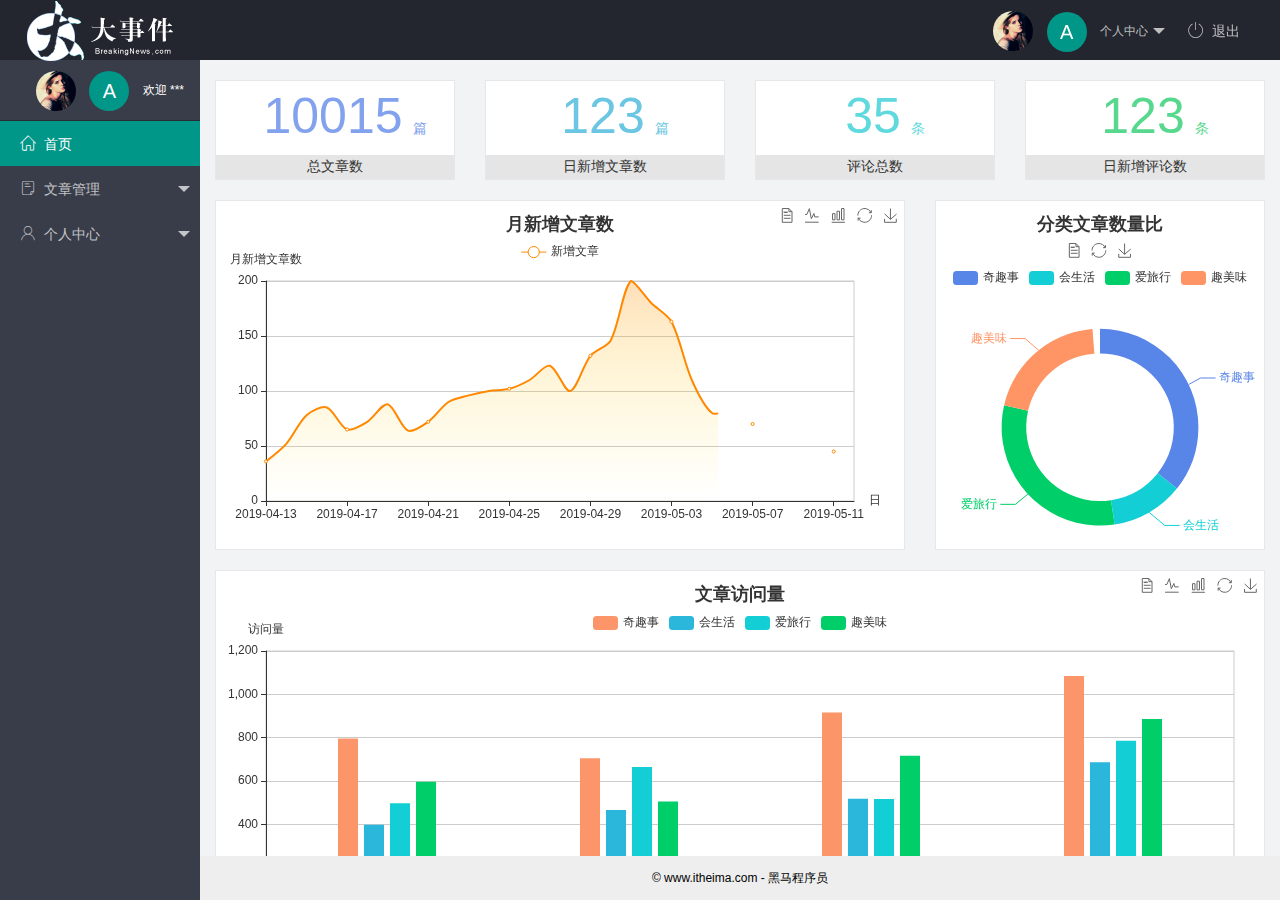
<file: index.html>
<!DOCTYPE html>
<html lang="en">

<head>
  <meta charset="UTF-8">
  <meta name="viewport" content="width=device-width, initial-scale=1.0">
  <title>后台主页</title>
  <!-- 导入layui的样式 -->
  <link rel="stylesheet" href="/assets/lib/layui/css/layui.css" />
  <!-- 导入自己的样式表 -->
  <link rel="stylesheet" href="./assets/css/index.css">
  <!-- 导入第三方图片库样式 -->
  <link rel="stylesheet" href="./assets/fonts/iconfont.css">
</head>

<body class="layui-layout-body">
  <div class="layui-layout layui-layout-admin">
    <div class="layui-header">
      <div class="layui-logo">
        <img src="./assets/images/logo.png" alt="" />
      </div>
      <!-- 头部区域（可配合layui已有的水平导航） -->

      <ul class="layui-nav layui-layout-right">
        <li class="layui-nav-item">
          <a href="javascript:;" class="userinfo">
            <img src="./assets/images/sample.jpg" class="layui-nav-img">
            <span class="text-avatar">A</span>
            个人中心
          </a>
          <dl class="layui-nav-child">
            <dd><a href="./user/user_info.html" target="fm">基本资料</a></dd>
            <dd><a href="./user/user_avatar.html" target="fm">更换头像</a></dd>
            <dd><a href="./user/user_pwd.html" target="fm">重置密码</a></dd>
          </dl>
        </li>
        <li class="layui-nav-item"><a href="javascript:;" id="btnLogout">
            <span class="iconfont icon-tuichu"></span>退出</a></li>
      </ul>
    </div>

    <div class="layui-side layui-bg-black">
      <div class="layui-side-scroll">
        <!-- 左侧导航区域（可配合layui已有的垂直导航） -->
        <div class="userinfo">
          <img src="./assets/images/sample.jpg" class="layui-nav-img" />
          <span class="text-avatar">A</span>
          <span id="welcome">欢迎 ***</span>
        </div>
        <ul class="layui-nav layui-nav-tree" lay-shrink="all">
          <li class="layui-nav-item layui-nav-itemed layui-this"><a href="./home/dashboard.html" target="fm">
              <span class="iconfont icon-home"></span>首页</a></li>

          <li class="layui-nav-item ">
            <a class="" href="script:;">
              <span class="iconfont icon-16"></span>文章管理</a>
            <dl class="layui-nav-child">
              <dd><a href="./article/art_cate.html" target="fm">
                  <i class="layui-icon layui-icon-app"></i>文章类别</a></dd>
              <dd><a href="./article/art_list.html" target="fm">
                  <i class="layui-icon layui-icon-app"></i>文章列表</a></dd>
              <dd><a href="./article/art_pub.html"target="fm">
                  <i class="layui-icon layui-icon-app"></i>发表文章</a></dd>
            </dl>
          </li>
          <li class="layui-nav-item">
            <a href="javascript:;">
              <span class="iconfont icon-user"></span>个人中心</a>
            <dl class="layui-nav-child">
              <dd><a href="/user/user_info.html" target="fm">
                  <i class="layui-icon layui-icon-app"></i>基本资料</a></dd>
              <dd>
                <a href="./user/user_avatar.html" target="fm">
                  <i class="layui-icon layui-icon-app"></i>更换头像</a></dd>
              <dd><a href="./user/user_pwd.html" target="fm">
                  <i class="layui-icon layui-icon-app"></i>重置密码</a></dd>
            </dl>
          </li>
        </ul>
      </div>
    </div>

    <div class="layui-body">
      <!-- 内容主体区域 -->
      <iframe name="fm" src="./home/dashboard.html" frameborder="0"></iframe>
    </div>

    <div class="layui-footer">
      <!-- 底部固定区域 -->
      © www.itheima.com - 黑马程序员
    </div>
  </div>
  <!-- 导入layui的js -->
  <script src="./assets/lib/layui/layui.all.js"></script>
  <!-- 导入jquery -->
  <script src="./assets/lib/jquery.js"></script>
  <!-- 导入自己封装的baseAPI.js -->
  <script src="./assets/js/baseAPI.js"></script>
  <!-- 导入自己的js文件 -->
  <script src="./assets/js/index.js"></script>
</body>

</html>
</file>
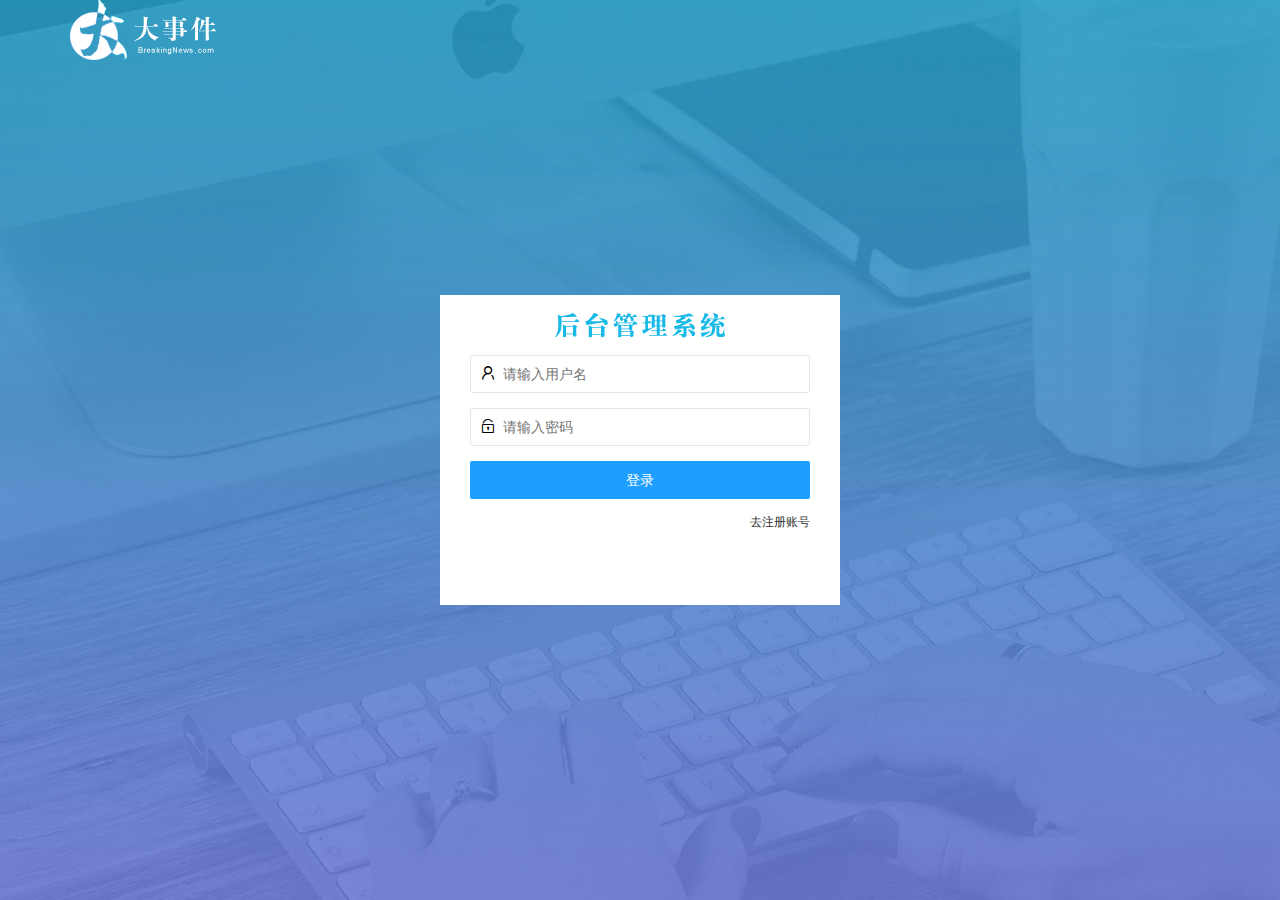
<file: login.html>
<!DOCTYPE html>
<html lang="en">

<head>
  <meta charset="UTF-8">
  <meta name="viewport" content="width=device-width, initial-scale=1.0">
  <title>大事件-登录/注册</title>
  <!-- 导入layui样式 -->
  <link rel="stylesheet" href="./assets/lib/layui/css/layui.css">
  <!-- 导入自己的样式 -->
  <link rel="stylesheet" href="./assets/css/login.css">

</head>

<body>
  <!-- 头部的 Logo 区域 -->
  <div class="layui-main">
    <img src="/assets/images/logo.png" alt="" />
  </div>

  <!-- 登录注册区域 -->
  <div class="loginAndRegBox">
    <div class="title-box"></div>
    <!-- 登录的div -->
    <div class="login-box">
      <!-- 登录的表单 -->
      <form class="layui-form" id="form_login">
        <!-- 用户名 -->
        <div class="layui-form-item">
          <i class="layui-icon layui-icon-username"></i>
          <input type="text" name="username" required lay-verify="required" placeholder="请输入用户名" autocomplete="off"
            class="layui-input" />
        </div>
        <!-- 密码 -->
        <div class="layui-form-item">
          <i class="layui-icon layui-icon-password"></i>
          <input type="password" name="password" required lay-verify="required|pwd" placeholder="请输入密码"
            autocomplete="off" class="layui-input" />
        </div>
        <!-- 登录按钮 -->
        <div class="layui-form-item">
          <!-- 注意：表单提交按钮和普通按钮的区别，就是 lay-submit 属性 -->
          <button class="layui-btn layui-btn-fluid layui-btn-normal" lay-submit>登录</button>
        </div>
        <div class="layui-form-item links">
          <a href="javascript:;" id="link_reg">去注册账号</a>
        </div>
      </form>
    </div>
    <!-- 注册的div -->
    <div class="reg-box">
      <!-- 注册的表单 -->
      <form class="layui-form" id="form_reg">
        <!-- 用户名 -->
        <div class="layui-form-item">
          <i class="layui-icon layui-icon-username"></i>
          <input type="text" name="username" required lay-verify="required" placeholder="请输入用户名" autocomplete="off"
            class="layui-input" />
        </div>
        <!-- 密码 -->
        <div class="layui-form-item">
          <i class="layui-icon layui-icon-password"></i>
          <input type="password" name="password" required lay-verify="required|pwd" placeholder="请输入密码"
            autocomplete="off" class="layui-input" />
        </div>
        <!-- 密码确认框 -->
        <div class="layui-form-item">
          <i class="layui-icon layui-icon-password"></i>
          <input type="password" name="repassword" required lay-verify="required|pwd|repwd" placeholder="再次确认密码"
            autocomplete="off" class="layui-input" />
        </div>
        <!-- 注册按钮 -->
        <div class="layui-form-item">
          <!-- 注意：表单提交按钮和普通按钮的区别，就是 lay-submit 属性 -->
          <button class="layui-btn layui-btn-fluid layui-btn-normal" lay-submit>注册</button>
        </div>
        <div class="layui-form-item links">
          <a href="javascript:;" id="link_login">去登录</a>
        </div>
      </form>
    </div>
  </div>

  <!-- 导入 Layui 的JS文件 -->
  <script src="/assets/lib/layui/layui.all.js"></script>
  <!-- 导入 JQuery -->
  <script src="/assets/lib/jquery.js"></script>
  <!-- 导入自己封装的 baseAPI.js -->
  <script src="/assets/js/baseAPI.js"></script>
  <!-- 导入自己的 JavaScript 脚本 -->
  <script src="/assets/js/login.js"></script>
</body>

</html>
</file>
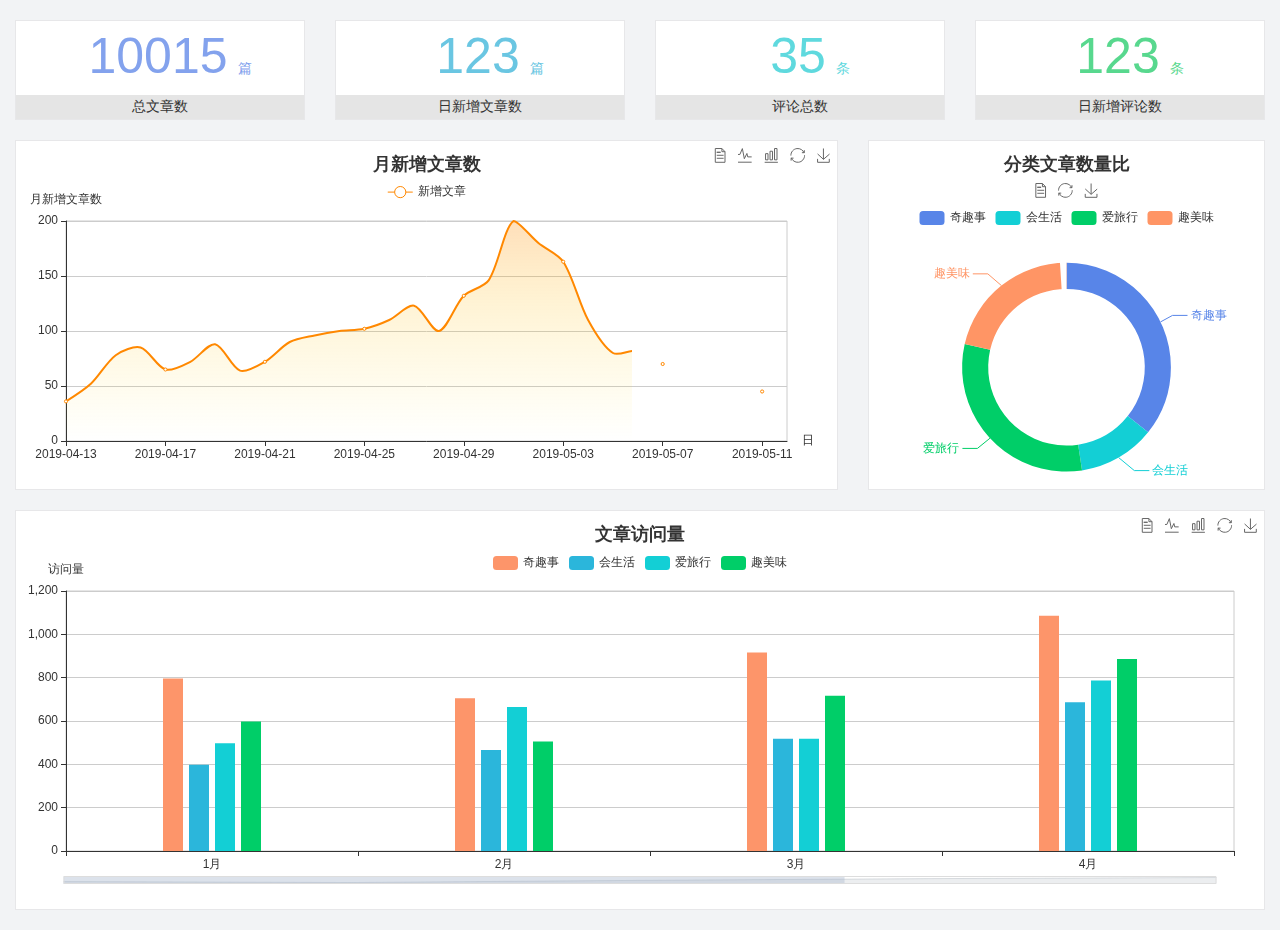
<file: home/dashboard.html>
<!DOCTYPE html>
<html lang="en">

<head>
  <meta charset="UTF-8">
  <meta name="viewport" content="width=device-width, initial-scale=1.0">
  <meta http-equiv="X-UA-Compatible" content="ie=edge">
  <title>图表统计</title>
  <link rel="stylesheet" href="../../assets/lib/bootstrap.css" />
  <link rel="stylesheet" href="../../assets/lib/main.css" />
  <script src="../../assets/lib/jquery.js"></script>
  <script type="text/javascript" src="../../assets/lib/echarts.min.js"></script>
</head>

<body>
  <div class="container-fluid">
    <div class="row spannel_list">
      <div class="col-sm-3 col-xs-6">
        <div class="spannel">
          <em>10015</em><span>篇</span>
          <b>总文章数</b>
        </div>
      </div>
      <div class="col-sm-3 col-xs-6">
        <div class="spannel scolor01">
          <em>123</em><span>篇</span>
          <b>日新增文章数</b>
        </div>
      </div>
      <div class="col-sm-3 col-xs-6">
        <div class="spannel scolor02">
          <em>35</em><span>条</span>
          <b>评论总数</b>
        </div>
      </div>
      <div class="col-sm-3 col-xs-6">
        <div class="spannel scolor03">
          <em>123</em><span>条</span>
          <b>日新增评论数</b>
        </div>
      </div>
    </div>
  </div>

  <div class="container-fluid">
    <div class="row curve-pie">
      <div class="col-lg-8 col-md-8">
        <div class="gragh_pannel" id="curve_show"></div>
      </div>
      <div class="col-lg-4 col-md-4">
        <div class="gragh_pannel" id="pie_show"></div>
      </div>
    </div>
  </div>

  <div class="container-fluid">
    <div class="column_pannel" id="column_show"></div>
  </div>

  <script>
    var oChart = echarts.init(document.getElementById('curve_show'));
    var aList_all = [
      { 'count': 36, 'date': '2019-04-13' },
      { 'count': 52, 'date': '2019-04-14' },
      { 'count': 78, 'date': '2019-04-15' },
      { 'count': 85, 'date': '2019-04-16' },
      { 'count': 65, 'date': '2019-04-17' },
      { 'count': 72, 'date': '2019-04-18' },
      { 'count': 88, 'date': '2019-04-19' },
      { 'count': 64, 'date': '2019-04-20' },
      { 'count': 72, 'date': '2019-04-21' },
      { 'count': 90, 'date': '2019-04-22' },
      { 'count': 96, 'date': '2019-04-23' },
      { 'count': 100, 'date': '2019-04-24' },
      { 'count': 102, 'date': '2019-04-25' },
      { 'count': 110, 'date': '2019-04-26' },
      { 'count': 123, 'date': '2019-04-27' },
      { 'count': 100, 'date': '2019-04-28' },
      { 'count': 132, 'date': '2019-04-29' },
      { 'count': 146, 'date': '2019-04-30' },
      { 'count': 200, 'date': '2019-05-01' },
      { 'count': 180, 'date': '2019-05-02' },
      { 'count': 163, 'date': '2019-05-03' },
      { 'count': 110, 'date': '2019-05-04' },
      { 'count': 80, 'date': '2019-05-05' },
      { 'count': 82, 'date': '2019-05-06' },
      { 'count': 70, 'date': '2019-05-07' },
      { 'count': 65, 'date': '2019-05-08' },
      { 'count': 54, 'date': '2019-05-09' },
      { 'count': 40, 'date': '2019-05-10' },
      { 'count': 45, 'date': '2019-05-11' },
      { 'count': 38, 'date': '2019-05-12' },
    ];

    let aCount = [];
    let aDate = [];

    for (var i = 0; i < aList_all.length; i++) {
      aCount.push(aList_all[i].count);
      aDate.push(aList_all[i].date);
    }

    var chartopt = {
      title: {
        text: '月新增文章数',
        left: 'center',
        top: '10'
      },
      tooltip: {
        trigger: 'axis'
      },
      legend: {
        data: ['新增文章'],
        top: '40'
      },
      toolbox: {
        show: true,
        feature: {
          mark: { show: true },
          dataView: { show: true, readOnly: false },
          magicType: { show: true, type: ['line', 'bar'] },
          restore: { show: true },
          saveAsImage: { show: true }
        }
      },
      calculable: true,
      xAxis: [
        {
          name: '日',
          type: 'category',
          boundaryGap: false,
          data: aDate
        }
      ],
      yAxis: [
        {
          name: '月新增文章数',
          type: 'value'
        }
      ],
      series: [
        {
          name: '新增文章',
          type: 'line',
          smooth: true,
          itemStyle: { normal: { areaStyle: { type: 'default' }, color: '#f80' }, lineStyle: { color: '#f80' } },
          data: aCount
        }],
      areaStyle: {
        normal: {
          color: new echarts.graphic.LinearGradient(0, 0, 0, 1, [{
            offset: 0,
            color: 'rgba(255,136,0,0.39)'
          }, {
            offset: .34,
            color: 'rgba(255,180,0,0.25)'
          }, {
            offset: 1,
            color: 'rgba(255,222,0,0.00)'
          }])

        }
      },
      grid: {
        show: true,
        x: 50,
        x2: 50,
        y: 80,
        height: 220
      }
    };

    oChart.setOption(chartopt);


    var oPie = echarts.init(document.getElementById('pie_show'));
    var oPieopt =
    {
      title: {
        top: 10,
        text: '分类文章数量比',
        x: 'center'
      },
      tooltip: {
        trigger: 'item',
        formatter: "{a} <br/>{b} : {c} ({d}%)"
      },
      color: ['#5885e8', '#13cfd5', '#00ce68', '#ff9565'],
      legend: {
        x: 'center',
        top: 65,
        data: ['奇趣事', '会生活', '爱旅行', '趣美味']
      },
      toolbox: {
        show: true,
        x: 'center',
        top: 35,
        feature: {
          mark: { show: true },
          dataView: { show: true, readOnly: false },
          magicType: {
            show: true,
            type: ['pie', 'funnel'],
            option: {
              funnel: {
                x: '25%',
                width: '50%',
                funnelAlign: 'left',
                max: 1548
              }
            }
          },
          restore: { show: true },
          saveAsImage: { show: true }
        }
      },
      calculable: true,
      series: [
        {
          name: '访问来源',
          type: 'pie',
          radius: ['45%', '60%'],
          center: ['50%', '65%'],
          data: [
            { value: 300, name: '奇趣事' },
            { value: 100, name: '会生活' },
            { value: 260, name: '爱旅行' },
            { value: 180, name: '趣美味' }
          ]
        }
      ]
    };
    oPie.setOption(oPieopt);



    var oColumn = this.echarts.init(document.getElementById('column_show'));
    var oColumnopt =
    {
      title: {
        text: '文章访问量',
        left: 'center',
        top: '10'
      },
      tooltip: {
        trigger: 'axis'
      },
      legend: {
        data: ['奇趣事', '会生活', '爱旅行', '趣美味'],
        top: '40'
      },
      toolbox: {
        show: true,
        feature: {
          mark: { show: true },
          dataView: { show: true, readOnly: false },
          magicType: { show: true, type: ['line', 'bar'] },
          restore: { show: true },
          saveAsImage: { show: true }
        }
      },
      calculable: true,
      xAxis: [
        {
          type: 'category',
          data: ['1月', '2月', '3月', '4月', '5月']
        }
      ],
      yAxis: [
        {
          name: '访问量',
          type: 'value'
        }
      ],
      series: [
        {
          name: '奇趣事',
          type: 'bar',
          barWidth: 20,
          itemStyle: {
            normal: { areaStyle: { type: 'default' }, color: '#fd956a' }
          },
          data: [800, 708, 920, 1090, 1200]
        },
        {
          name: '会生活',
          type: 'bar',
          barWidth: 20,
          itemStyle: {
            normal: { areaStyle: { type: 'default' }, color: '#2bb6db' }
          },
          data: [400, 468, 520, 690, 800]
        },
        {
          name: '爱旅行',
          type: 'bar',
          barWidth: 20,
          itemStyle: {
            normal: { areaStyle: { type: 'default' }, color: '#13cfd5' }
          },
          data: [500, 668, 520, 790, 900]
        },
        {
          name: '趣美味',
          type: 'bar',
          barWidth: 20,
          itemStyle: {
            normal: { areaStyle: { type: 'default' }, color: '#00ce68' }
          },
          data: [600, 508, 720, 890, 1000]
        }
      ],
      grid: {
        show: true,
        x: 50,
        x2: 30,
        y: 80,
        height: 260
      },
      dataZoom: [//给x轴设置滚动条
        {
          start: 0,//默认为0
          end: 100 - 1000 / 31,//默认为100
          type: 'slider',
          show: true,
          xAxisIndex: [0],
          handleSize: 0,//滑动条的 左右2个滑动条的大小
          height: 8,//组件高度
          left: 45, //左边的距离
          right: 50,//右边的距离
          bottom: 26,//右边的距离
          handleColor: '#ddd',//h滑动图标的颜色
          handleStyle: {
            borderColor: "#cacaca",
            borderWidth: "1",
            shadowBlur: 2,
            background: "#ddd",
            shadowColor: "#ddd",
          }
        }]
    };
    oColumn.setOption(oColumnopt);
  </script>
</body>

</html>
</file>
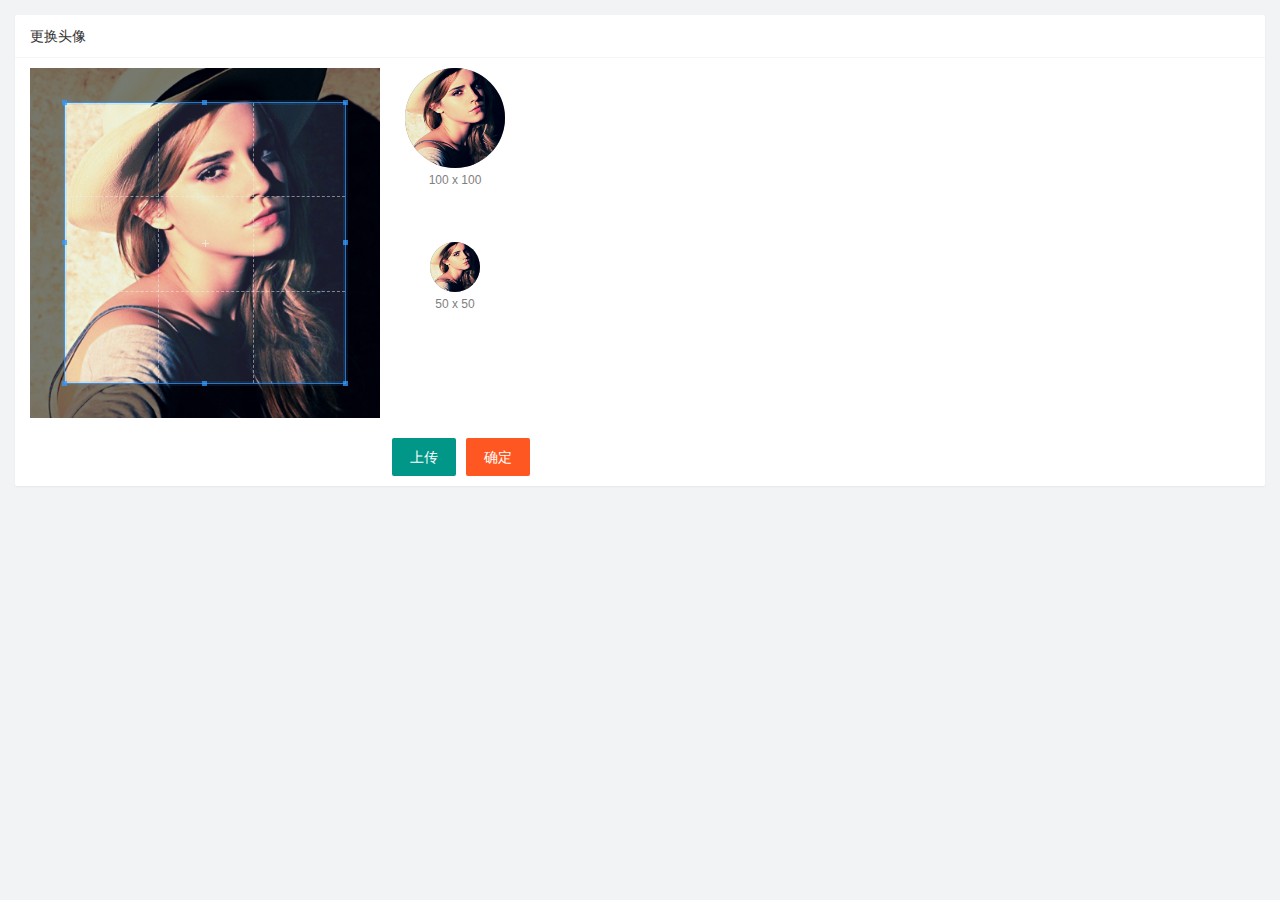
<file: user/user_avatar.html>
<!DOCTYPE html>
<html lang="en">

<head>
  <meta charset="UTF-8">
  <meta name="viewport" content="width=device-width, initial-scale=1.0">
  <title>Document</title>
  <link rel="stylesheet" href="../assets/lib/layui/css/layui.css">
  <link rel="stylesheet" href="../assets/lib/cropper/cropper.css">
  <link rel="stylesheet" href="../assets/css/user/user_avatar.css">

</head>

<body>
  <!-- 卡片区域 -->

  <div class="layui-card">
    <div class="layui-card-header">更换头像</div>
    <div class="layui-card-body">
      <!-- 第一行的图片裁剪和预览区域 -->
      <div class="row1">
        <!--  zuo  图片裁剪区域 -->
        <div class="cropper-box">
          <!-- 这个 img 标签很重要，将来会把它初始化为裁剪区域 -->
          <img id="image" src="/assets/images/sample.jpg" />
        </div>
        <!--   you  图片的预览区域 -->
        <div class="preview-box">
          <div>
            <!-- 宽高为 100px 的预览区域 -->
            <div class="img-preview w100"></div>
            <p class="size">100 x 100</p>
          </div>
          <div>
            <!-- 宽高为 50px 的预览区域 -->
            <div class="img-preview w50"></div>
            <p class="size">50 x 50</p>
          </div>
        </div>
      </div>
      <!-- 第二行的按钮区域 -->
      <div class="row2">
        <!-- 通过 accept 属性，可以指定，允许用户选择什么类型的文件 -->
        <input type="file" id="file" accept="image/png,image/jpeg" />
        <button type="button" class="layui-btn" id="btnChooseImage">上传</button>
        <button type="button" class="layui-btn layui-btn-danger" id="btnUpload">确定</button>
      </div>
    </div>
  </div>
  </div>
  <script src="../assets/lib/layui/layui.all.js"></script>
  <script src="../assets/lib/jquery.js"></script>
  <script src="../assets/lib/cropper/Cropper.js"></script>
  <script src="../assets/lib/cropper/jquery-cropper.js"></script>
  <script src="../assets/js/baseAPI.js"></script>
  <script src="../assets/js/user/user_avatar.js"></script>

</body>

</html>
</file>
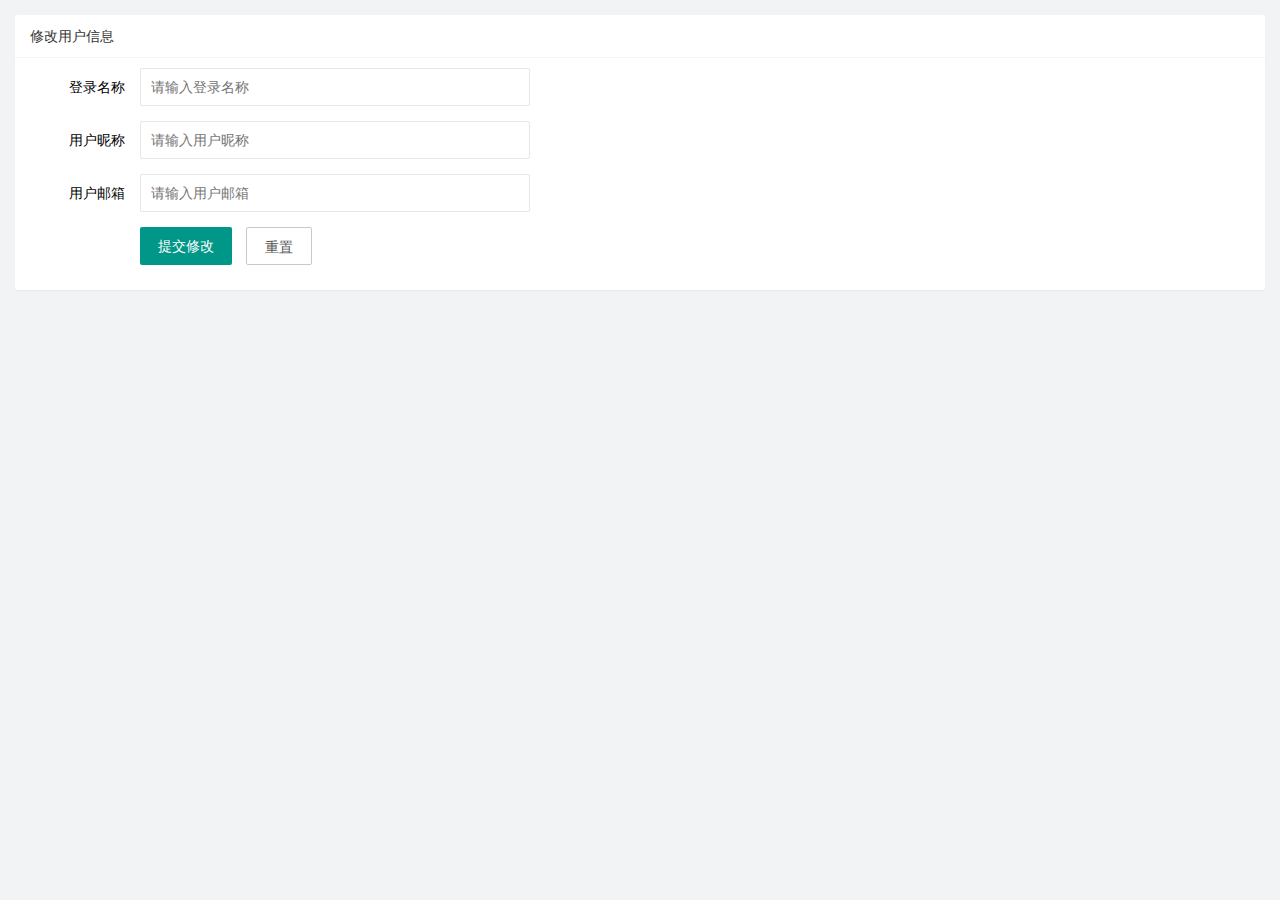
<file: user/user_info.html>
<!DOCTYPE html>
<html lang="en">
<head>
  <meta charset="UTF-8">
  <meta name="viewport" content="width=device-width, initial-scale=1.0">
  <title>Document</title>
<!-- 导入layui样式 -->
<link rel="stylesheet" href="../assets/lib/layui/css/layui.css">
  <!-- 导入自己的样式 -->
  <link rel="stylesheet" href="../assets/css/user/user_info.css">

</head>
<body>
  <!-- 卡片区域 -->
  <div class="layui-card">
    <div class="layui-card-header">修改用户信息</div>
    <div class="layui-card-body">
      <!-- form表单区域 -->
      <form class="layui-form" lay-filter="formUserInfo">
        <!-- 这是隐藏域 -->
        <input type="hidden" name="id">

        <div class="layui-form-item">
          <label class="layui-form-label">登录名称</label>
          <div class="layui-input-block">
            <input type="text" name="username" required  lay-verify="required" placeholder="请输入登录名称" autocomplete="off" class="layui-input" readonly>
          </div>
        </div>
        <div class="layui-form-item">
          <label class="layui-form-label">用户昵称</label>
          <div class="layui-input-block">
            <input type="text" name="nickname" required  lay-verify="required|nickname" placeholder="请输入用户昵称" autocomplete="off" class="layui-input">
          </div>
        </div>
        <div class="layui-form-item">
          <label class="layui-form-label">用户邮箱</label>
          <div class="layui-input-block">
            <input type="text" name="email" required  lay-verify="required|email" placeholder="请输入用户邮箱" autocomplete="off" class="layui-input">
          </div>
        </div>
        <div class="layui-form-item">
          <div class="layui-input-block">
            <button class="layui-btn" lay-submit lay-filter="formDemo">提交修改</button>
            <button type="reset" class="layui-btn layui-btn-primary" id="btnReset">重置</button>
          </div>
        </div>
        </form>
    </div>
  </div>
      
  <!-- 导入layui的js -->
  <script src="../assets/lib/layui/layui.all.js"></script>
  <!-- 导入jquery -->
  <script src="../assets/lib/jquery.js"></script>
  <!-- 导入baseAPI -->
  <script src="../assets/js/baseAPI.js"></script>
  <!-- 导入自己的js -->
  <script src="../assets/js/user/user_info.js"></script>
</body>
</html>
</file>
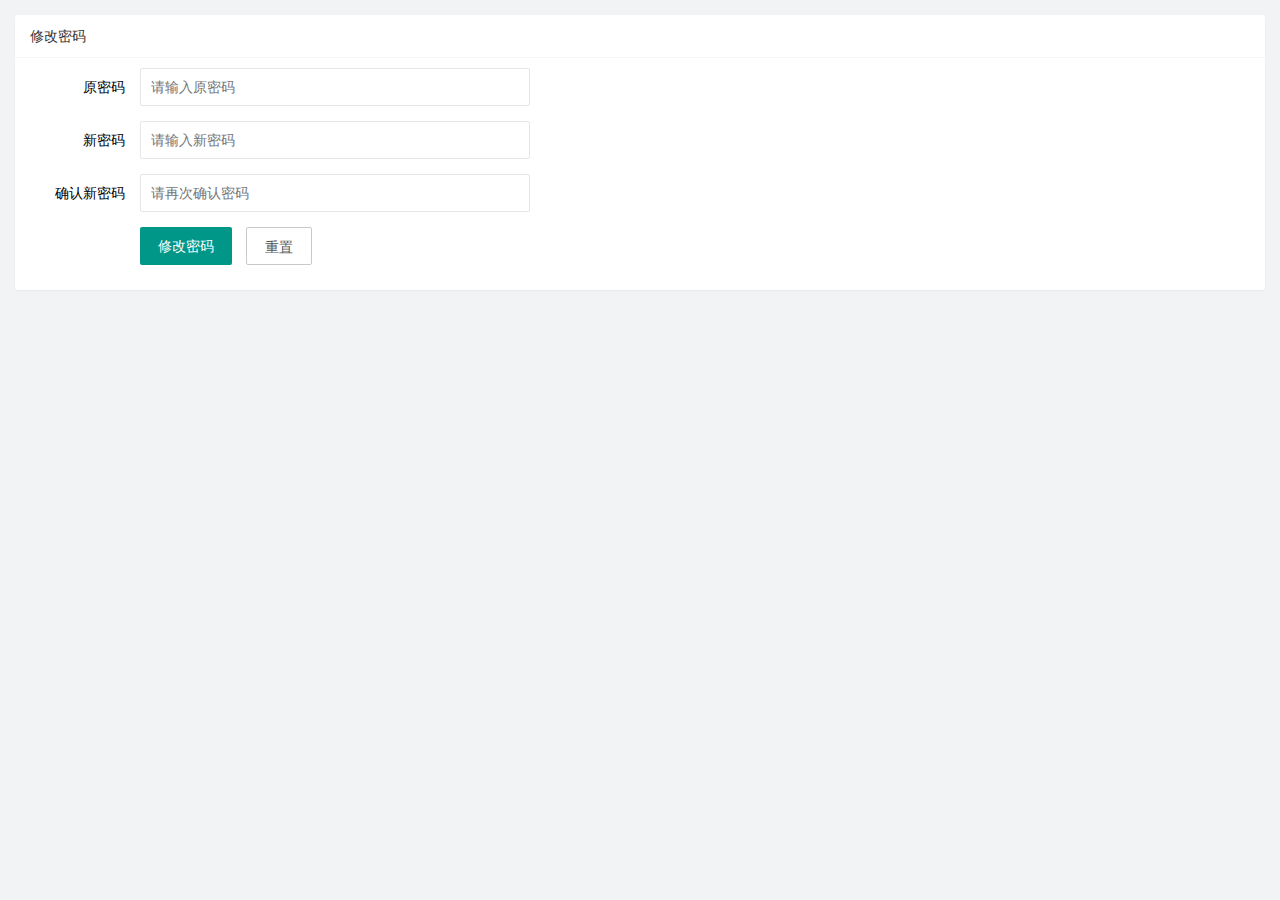
<file: user/user_pwd.html>
<!DOCTYPE html>
<html lang="en">
<head>
  <meta charset="UTF-8">
  <meta name="viewport" content="width=device-width, initial-scale=1.0">
  <title>Document</title>
  <link rel="stylesheet" href="../assets/lib/layui/css/layui.css">
  <link rel="stylesheet" href="../assets/css/user/user_pwd.css">
</head>
<body>
  <!-- 卡片区域 -->
  <div class="layui-card">
    <div class="layui-card-header">修改密码</div>
    <div class="layui-card-body">
      <form class="layui-form" >
        <div class="layui-form-item">
          <label class="layui-form-label">原密码</label>
          <div class="layui-input-block">
            <input type="password" name="oldPwd" required  lay-verify="required|pwd" placeholder="请输入原密码" autocomplete="off" class="layui-input">
          </div>
        </div>
        <div class="layui-form-item">
          <label class="layui-form-label">新密码</label>
          <div class="layui-input-block">
            <input type="password" name="newPwd" required  lay-verify="required|pwd|samePwd" placeholder="请输入新密码" autocomplete="off" class="layui-input">
          </div>
        </div>
        <div class="layui-form-item">
          <label class="layui-form-label">确认新密码</label>
          <div class="layui-input-block">
            <input type="password" name="rePwd" required  lay-verify="required|pwd|rePwd" placeholder="请再次确认密码" autocomplete="off" class="layui-input">
          </div>
        </div>
        <div class="layui-form-item">
          <div class="layui-input-block">
            <button class="layui-btn" lay-submit lay-filter="formDemo">修改密码</button>
            <button type="reset" class="layui-btn layui-btn-primary">重置</button>
          </div>
        </div>
        </form>
    </div>
  </div>
      <!-- 导入layuiJS -->
      <script src="../assets/lib/layui/layui.all.js"></script>
      <!-- 导入Jquery JS -->
      <script src="../assets/lib/jquery.js"></script>
      <!-- 导入baseAPI  js -->
      <script src="../assets/js/baseAPI.js"></script>
      <!-- 导入自己的js -->
      <script src="../assets/js/user/user_pwd.js"></script>
</body>
</html>
</file>
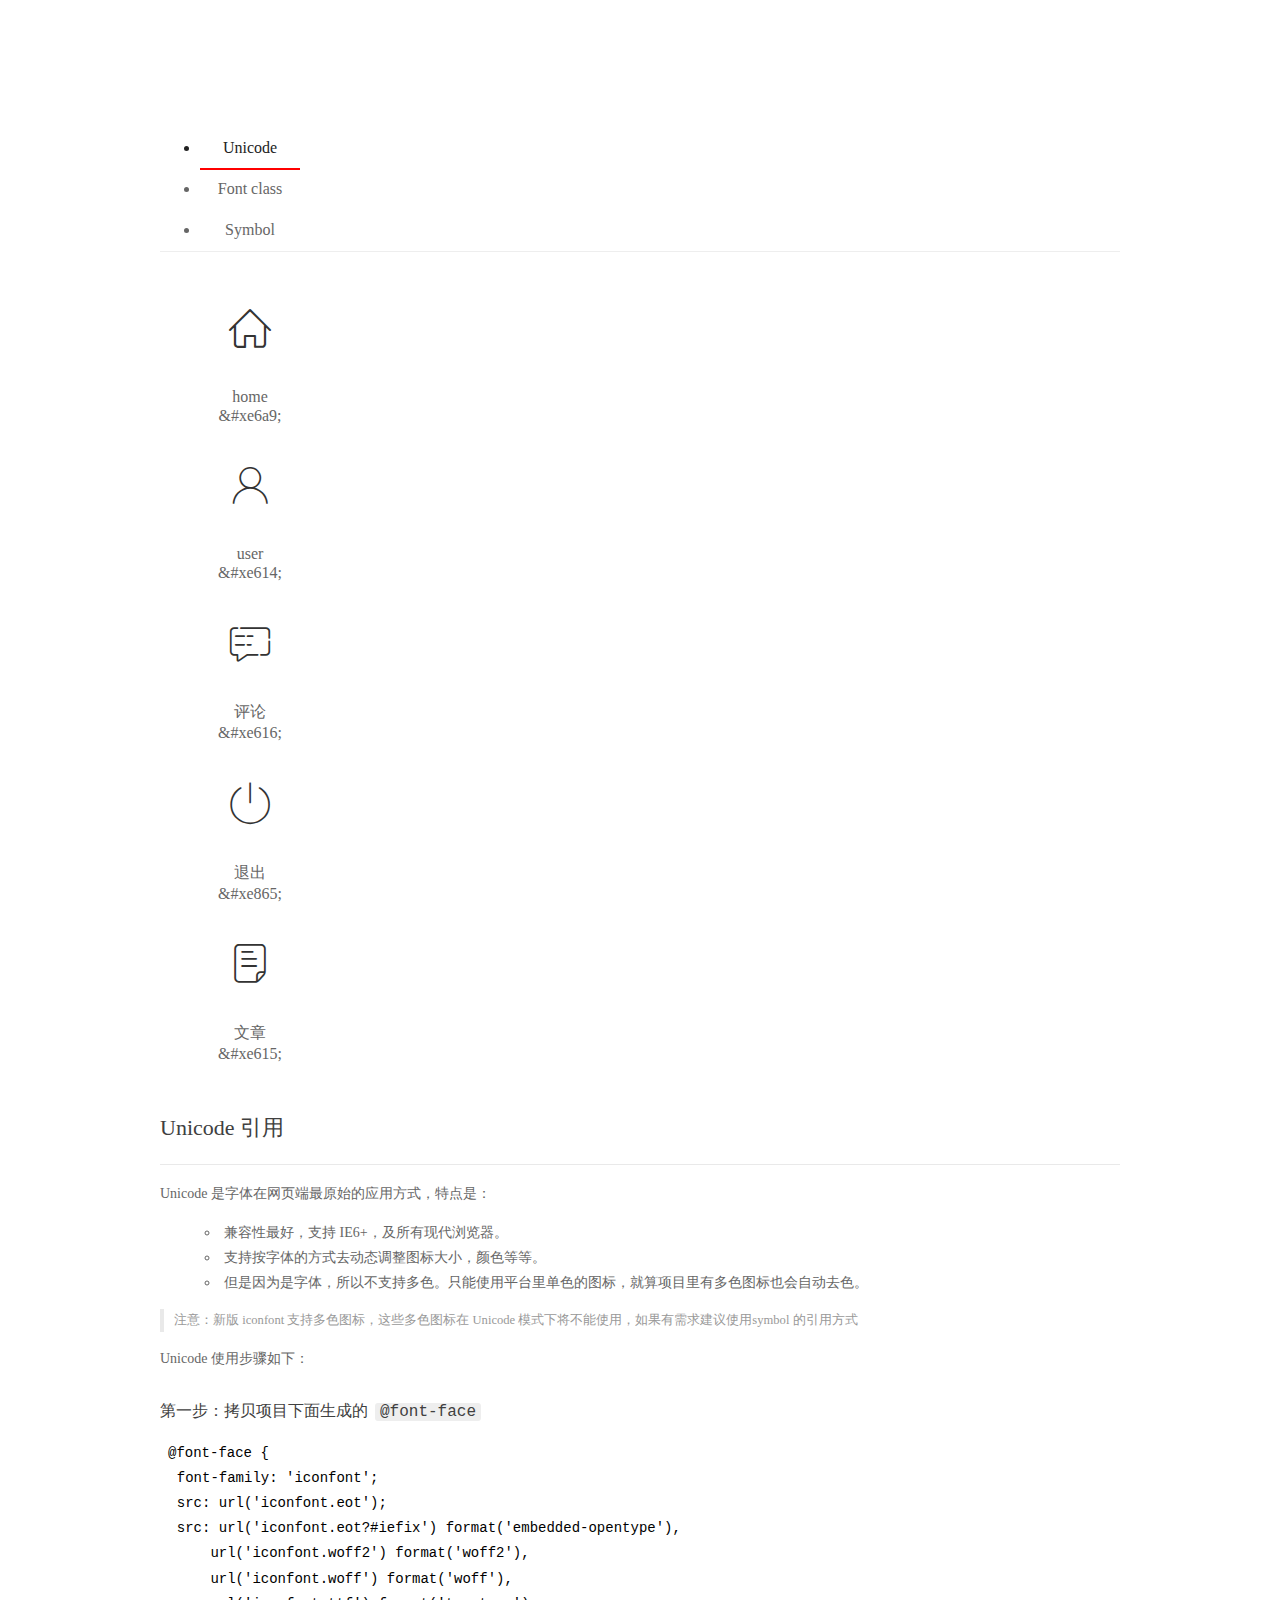
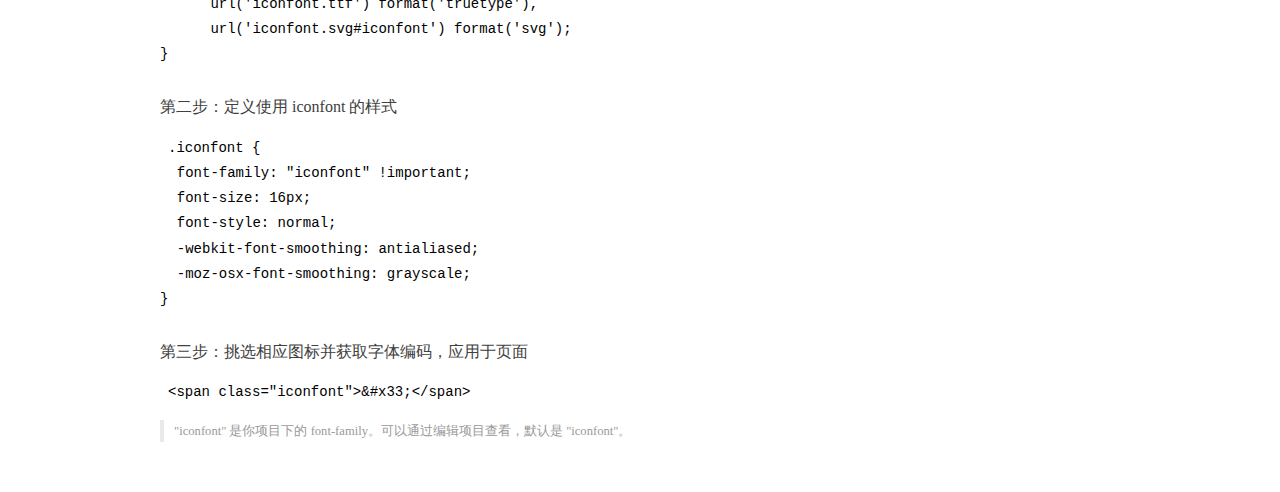
<file: assets/fonts/demo_index.html>
<!DOCTYPE html>
<html>
<head>
  <meta charset="utf-8"/>
  <title>IconFont Demo</title>
  <link rel="shortcut icon" href="https://gtms04.alicdn.com/tps/i4/TB1_oz6GVXXXXaFXpXXJDFnIXXX-64-64.ico" type="image/x-icon"/>
  <link rel="stylesheet" href="https://g.alicdn.com/thx/cube/1.3.2/cube.min.css">
  <link rel="stylesheet" href="demo.css">
  <link rel="stylesheet" href="iconfont.css">
  <script src="iconfont.js"></script>
  <!-- jQuery -->
  <script src="https://a1.alicdn.com/oss/uploads/2018/12/26/7bfddb60-08e8-11e9-9b04-53e73bb6408b.js"></script>
  <!-- 代码高亮 -->
  <script src="https://a1.alicdn.com/oss/uploads/2018/12/26/a3f714d0-08e6-11e9-8a15-ebf944d7534c.js"></script>
</head>
<body>
  <div class="main">
    <h1 class="logo"><a href="https://www.iconfont.cn/" title="iconfont 首页" target="_blank">&#xe86b;</a></h1>
    <div class="nav-tabs">
      <ul id="tabs" class="dib-box">
        <li class="dib active"><span>Unicode</span></li>
        <li class="dib"><span>Font class</span></li>
        <li class="dib"><span>Symbol</span></li>
      </ul>
      
    </div>
    <div class="tab-container">
      <div class="content unicode" style="display: block;">
          <ul class="icon_lists dib-box">
          
            <li class="dib">
              <span class="icon iconfont">&#xe6a9;</span>
                <div class="name">home</div>
                <div class="code-name">&amp;#xe6a9;</div>
              </li>
          
            <li class="dib">
              <span class="icon iconfont">&#xe614;</span>
                <div class="name">user</div>
                <div class="code-name">&amp;#xe614;</div>
              </li>
          
            <li class="dib">
              <span class="icon iconfont">&#xe616;</span>
                <div class="name">评论</div>
                <div class="code-name">&amp;#xe616;</div>
              </li>
          
            <li class="dib">
              <span class="icon iconfont">&#xe865;</span>
                <div class="name">退出</div>
                <div class="code-name">&amp;#xe865;</div>
              </li>
          
            <li class="dib">
              <span class="icon iconfont">&#xe615;</span>
                <div class="name">文章</div>
                <div class="code-name">&amp;#xe615;</div>
              </li>
          
          </ul>
          <div class="article markdown">
          <h2 id="unicode-">Unicode 引用</h2>
          <hr>

          <p>Unicode 是字体在网页端最原始的应用方式，特点是：</p>
          <ul>
            <li>兼容性最好，支持 IE6+，及所有现代浏览器。</li>
            <li>支持按字体的方式去动态调整图标大小，颜色等等。</li>
            <li>但是因为是字体，所以不支持多色。只能使用平台里单色的图标，就算项目里有多色图标也会自动去色。</li>
          </ul>
          <blockquote>
            <p>注意：新版 iconfont 支持多色图标，这些多色图标在 Unicode 模式下将不能使用，如果有需求建议使用symbol 的引用方式</p>
          </blockquote>
          <p>Unicode 使用步骤如下：</p>
          <h3 id="-font-face">第一步：拷贝项目下面生成的 <code>@font-face</code></h3>
<pre><code class="language-css"
>@font-face {
  font-family: 'iconfont';
  src: url('iconfont.eot');
  src: url('iconfont.eot?#iefix') format('embedded-opentype'),
      url('iconfont.woff2') format('woff2'),
      url('iconfont.woff') format('woff'),
      url('iconfont.ttf') format('truetype'),
      url('iconfont.svg#iconfont') format('svg');
}
</code></pre>
          <h3 id="-iconfont-">第二步：定义使用 iconfont 的样式</h3>
<pre><code class="language-css"
>.iconfont {
  font-family: "iconfont" !important;
  font-size: 16px;
  font-style: normal;
  -webkit-font-smoothing: antialiased;
  -moz-osx-font-smoothing: grayscale;
}
</code></pre>
          <h3 id="-">第三步：挑选相应图标并获取字体编码，应用于页面</h3>
<pre>
<code class="language-html"
>&lt;span class="iconfont"&gt;&amp;#x33;&lt;/span&gt;
</code></pre>
          <blockquote>
            <p>"iconfont" 是你项目下的 font-family。可以通过编辑项目查看，默认是 "iconfont"。</p>
          </blockquote>
          </div>
      </div>
      <div class="content font-class">
        <ul class="icon_lists dib-box">
          
          <li class="dib">
            <span class="icon iconfont icon-home"></span>
            <div class="name">
              home
            </div>
            <div class="code-name">.icon-home
            </div>
          </li>
          
          <li class="dib">
            <span class="icon iconfont icon-user"></span>
            <div class="name">
              user
            </div>
            <div class="code-name">.icon-user
            </div>
          </li>
          
          <li class="dib">
            <span class="icon iconfont icon-pinglun"></span>
            <div class="name">
              评论
            </div>
            <div class="code-name">.icon-pinglun
            </div>
          </li>
          
          <li class="dib">
            <span class="icon iconfont icon-tuichu"></span>
            <div class="name">
              退出
            </div>
            <div class="code-name">.icon-tuichu
            </div>
          </li>
          
          <li class="dib">
            <span class="icon iconfont icon-16"></span>
            <div class="name">
              文章
            </div>
            <div class="code-name">.icon-16
            </div>
          </li>
          
        </ul>
        <div class="article markdown">
        <h2 id="font-class-">font-class 引用</h2>
        <hr>

        <p>font-class 是 Unicode 使用方式的一种变种，主要是解决 Unicode 书写不直观，语意不明确的问题。</p>
        <p>与 Unicode 使用方式相比，具有如下特点：</p>
        <ul>
          <li>兼容性良好，支持 IE8+，及所有现代浏览器。</li>
          <li>相比于 Unicode 语意明确，书写更直观。可以很容易分辨这个 icon 是什么。</li>
          <li>因为使用 class 来定义图标，所以当要替换图标时，只需要修改 class 里面的 Unicode 引用。</li>
          <li>不过因为本质上还是使用的字体，所以多色图标还是不支持的。</li>
        </ul>
        <p>使用步骤如下：</p>
        <h3 id="-fontclass-">第一步：引入项目下面生成的 fontclass 代码：</h3>
<pre><code class="language-html">&lt;link rel="stylesheet" href="./iconfont.css"&gt;
</code></pre>
        <h3 id="-">第二步：挑选相应图标并获取类名，应用于页面：</h3>
<pre><code class="language-html">&lt;span class="iconfont icon-xxx"&gt;&lt;/span&gt;
</code></pre>
        <blockquote>
          <p>"
            iconfont" 是你项目下的 font-family。可以通过编辑项目查看，默认是 "iconfont"。</p>
        </blockquote>
      </div>
      </div>
      <div class="content symbol">
          <ul class="icon_lists dib-box">
          
            <li class="dib">
                <svg class="icon svg-icon" aria-hidden="true">
                  <use xlink:href="#icon-home"></use>
                </svg>
                <div class="name">home</div>
                <div class="code-name">#icon-home</div>
            </li>
          
            <li class="dib">
                <svg class="icon svg-icon" aria-hidden="true">
                  <use xlink:href="#icon-user"></use>
                </svg>
                <div class="name">user</div>
                <div class="code-name">#icon-user</div>
            </li>
          
            <li class="dib">
                <svg class="icon svg-icon" aria-hidden="true">
                  <use xlink:href="#icon-pinglun"></use>
                </svg>
                <div class="name">评论</div>
                <div class="code-name">#icon-pinglun</div>
            </li>
          
            <li class="dib">
                <svg class="icon svg-icon" aria-hidden="true">
                  <use xlink:href="#icon-tuichu"></use>
                </svg>
                <div class="name">退出</div>
                <div class="code-name">#icon-tuichu</div>
            </li>
          
            <li class="dib">
                <svg class="icon svg-icon" aria-hidden="true">
                  <use xlink:href="#icon-16"></use>
                </svg>
                <div class="name">文章</div>
                <div class="code-name">#icon-16</div>
            </li>
          
          </ul>
          <div class="article markdown">
          <h2 id="symbol-">Symbol 引用</h2>
          <hr>

          <p>这是一种全新的使用方式，应该说这才是未来的主流，也是平台目前推荐的用法。相关介绍可以参考这篇<a href="">文章</a>
            这种用法其实是做了一个 SVG 的集合，与另外两种相比具有如下特点：</p>
          <ul>
            <li>支持多色图标了，不再受单色限制。</li>
            <li>通过一些技巧，支持像字体那样，通过 <code>font-size</code>, <code>color</code> 来调整样式。</li>
            <li>兼容性较差，支持 IE9+，及现代浏览器。</li>
            <li>浏览器渲染 SVG 的性能一般，还不如 png。</li>
          </ul>
          <p>使用步骤如下：</p>
          <h3 id="-symbol-">第一步：引入项目下面生成的 symbol 代码：</h3>
<pre><code class="language-html">&lt;script src="./iconfont.js"&gt;&lt;/script&gt;
</code></pre>
          <h3 id="-css-">第二步：加入通用 CSS 代码（引入一次就行）：</h3>
<pre><code class="language-html">&lt;style&gt;
.icon {
  width: 1em;
  height: 1em;
  vertical-align: -0.15em;
  fill: currentColor;
  overflow: hidden;
}
&lt;/style&gt;
</code></pre>
          <h3 id="-">第三步：挑选相应图标并获取类名，应用于页面：</h3>
<pre><code class="language-html">&lt;svg class="icon" aria-hidden="true"&gt;
  &lt;use xlink:href="#icon-xxx"&gt;&lt;/use&gt;
&lt;/svg&gt;
</code></pre>
          </div>
      </div>

    </div>
  </div>
  <script>
  $(document).ready(function () {
      $('.tab-container .content:first').show()

      $('#tabs li').click(function (e) {
        var tabContent = $('.tab-container .content')
        var index = $(this).index()

        if ($(this).hasClass('active')) {
          return
        } else {
          $('#tabs li').removeClass('active')
          $(this).addClass('active')

          tabContent.hide().eq(index).fadeIn()
        }
      })
    })
  </script>
</body>
</html>
</file>
<file: assets/lib/layui/css/layui.css>
/** layui-v2.5.5 MIT License By https://www.layui.com */
 .layui-inline,img{display:inline-block;vertical-align:middle}h1,h2,h3,h4,h5,h6{font-weight:400}.layui-edge,.layui-header,.layui-inline,.layui-main{position:relative}.layui-body,.layui-edge,.layui-elip{overflow:hidden}.layui-btn,.layui-edge,.layui-inline,img{vertical-align:middle}.layui-btn,.layui-disabled,.layui-icon,.layui-unselect{-moz-user-select:none;-webkit-user-select:none;-ms-user-select:none}.layui-elip,.layui-form-checkbox span,.layui-form-pane .layui-form-label{text-overflow:ellipsis;white-space:nowrap}.layui-breadcrumb,.layui-tree-btnGroup{visibility:hidden}blockquote,body,button,dd,div,dl,dt,form,h1,h2,h3,h4,h5,h6,input,li,ol,p,pre,td,textarea,th,ul{margin:0;padding:0;-webkit-tap-highlight-color:rgba(0,0,0,0)}a:active,a:hover{outline:0}img{border:none}li{list-style:none}table{border-collapse:collapse;border-spacing:0}h4,h5,h6{font-size:100%}button,input,optgroup,option,select,textarea{font-family:inherit;font-size:inherit;font-style:inherit;font-weight:inherit;outline:0}pre{white-space:pre-wrap;white-space:-moz-pre-wrap;white-space:-pre-wrap;white-space:-o-pre-wrap;word-wrap:break-word}body{line-height:24px;font:14px Helvetica Neue,Helvetica,PingFang SC,Tahoma,Arial,sans-serif}hr{height:1px;margin:10px 0;border:0;clear:both}a{color:#333;text-decoration:none}a:hover{color:#777}a cite{font-style:normal;*cursor:pointer}.layui-border-box,.layui-border-box *{box-sizing:border-box}.layui-box,.layui-box *{box-sizing:content-box}.layui-clear{clear:both;*zoom:1}.layui-clear:after{content:'\20';clear:both;*zoom:1;display:block;height:0}.layui-inline{*display:inline;*zoom:1}.layui-edge{display:inline-block;width:0;height:0;border-width:6px;border-style:dashed;border-color:transparent}.layui-edge-top{top:-4px;border-bottom-color:#999;border-bottom-style:solid}.layui-edge-right{border-left-color:#999;border-left-style:solid}.layui-edge-bottom{top:2px;border-top-color:#999;border-top-style:solid}.layui-edge-left{border-right-color:#999;border-right-style:solid}.layui-disabled,.layui-disabled:hover{color:#d2d2d2!important;cursor:not-allowed!important}.layui-circle{border-radius:100%}.layui-show{display:block!important}.layui-hide{display:none!important}@font-face{font-family:layui-icon;src:url(../font/iconfont.eot?v=250);src:url(../font/iconfont.eot?v=250#iefix) format('embedded-opentype'),url(../font/iconfont.woff2?v=250) format('woff2'),url(../font/iconfont.woff?v=250) format('woff'),url(../font/iconfont.ttf?v=250) format('truetype'),url(../font/iconfont.svg?v=250#layui-icon) format('svg')}.layui-icon{font-family:layui-icon!important;font-size:16px;font-style:normal;-webkit-font-smoothing:antialiased;-moz-osx-font-smoothing:grayscale}.layui-icon-reply-fill:before{content:"\e611"}.layui-icon-set-fill:before{content:"\e614"}.layui-icon-menu-fill:before{content:"\e60f"}.layui-icon-search:before{content:"\e615"}.layui-icon-share:before{content:"\e641"}.layui-icon-set-sm:before{content:"\e620"}.layui-icon-engine:before{content:"\e628"}.layui-icon-close:before{content:"\1006"}.layui-icon-close-fill:before{content:"\1007"}.layui-icon-chart-screen:before{content:"\e629"}.layui-icon-star:before{content:"\e600"}.layui-icon-circle-dot:before{content:"\e617"}.layui-icon-chat:before{content:"\e606"}.layui-icon-release:before{content:"\e609"}.layui-icon-list:before{content:"\e60a"}.layui-icon-chart:before{content:"\e62c"}.layui-icon-ok-circle:before{content:"\1005"}.layui-icon-layim-theme:before{content:"\e61b"}.layui-icon-table:before{content:"\e62d"}.layui-icon-right:before{content:"\e602"}.layui-icon-left:before{content:"\e603"}.layui-icon-cart-simple:before{content:"\e698"}.layui-icon-face-cry:before{content:"\e69c"}.layui-icon-face-smile:before{content:"\e6af"}.layui-icon-survey:before{content:"\e6b2"}.layui-icon-tree:before{content:"\e62e"}.layui-icon-upload-circle:before{content:"\e62f"}.layui-icon-add-circle:before{content:"\e61f"}.layui-icon-download-circle:before{content:"\e601"}.layui-icon-templeate-1:before{content:"\e630"}.layui-icon-util:before{content:"\e631"}.layui-icon-face-surprised:before{content:"\e664"}.layui-icon-edit:before{content:"\e642"}.layui-icon-speaker:before{content:"\e645"}.layui-icon-down:before{content:"\e61a"}.layui-icon-file:before{content:"\e621"}.layui-icon-layouts:before{content:"\e632"}.layui-icon-rate-half:before{content:"\e6c9"}.layui-icon-add-circle-fine:before{content:"\e608"}.layui-icon-prev-circle:before{content:"\e633"}.layui-icon-read:before{content:"\e705"}.layui-icon-404:before{content:"\e61c"}.layui-icon-carousel:before{content:"\e634"}.layui-icon-help:before{content:"\e607"}.layui-icon-code-circle:before{content:"\e635"}.layui-icon-water:before{content:"\e636"}.layui-icon-username:before{content:"\e66f"}.layui-icon-find-fill:before{content:"\e670"}.layui-icon-about:before{content:"\e60b"}.layui-icon-location:before{content:"\e715"}.layui-icon-up:before{content:"\e619"}.layui-icon-pause:before{content:"\e651"}.layui-icon-date:before{content:"\e637"}.layui-icon-layim-uploadfile:before{content:"\e61d"}.layui-icon-delete:before{content:"\e640"}.layui-icon-play:before{content:"\e652"}.layui-icon-top:before{content:"\e604"}.layui-icon-friends:before{content:"\e612"}.layui-icon-refresh-3:before{content:"\e9aa"}.layui-icon-ok:before{content:"\e605"}.layui-icon-layer:before{content:"\e638"}.layui-icon-face-smile-fine:before{content:"\e60c"}.layui-icon-dollar:before{content:"\e659"}.layui-icon-group:before{content:"\e613"}.layui-icon-layim-download:before{content:"\e61e"}.layui-icon-picture-fine:before{content:"\e60d"}.layui-icon-link:before{content:"\e64c"}.layui-icon-diamond:before{content:"\e735"}.layui-icon-log:before{content:"\e60e"}.layui-icon-rate-solid:before{content:"\e67a"}.layui-icon-fonts-del:before{content:"\e64f"}.layui-icon-unlink:before{content:"\e64d"}.layui-icon-fonts-clear:before{content:"\e639"}.layui-icon-triangle-r:before{content:"\e623"}.layui-icon-circle:before{content:"\e63f"}.layui-icon-radio:before{content:"\e643"}.layui-icon-align-center:before{content:"\e647"}.layui-icon-align-right:before{content:"\e648"}.layui-icon-align-left:before{content:"\e649"}.layui-icon-loading-1:before{content:"\e63e"}.layui-icon-return:before{content:"\e65c"}.layui-icon-fonts-strong:before{content:"\e62b"}.layui-icon-upload:before{content:"\e67c"}.layui-icon-dialogue:before{content:"\e63a"}.layui-icon-video:before{content:"\e6ed"}.layui-icon-headset:before{content:"\e6fc"}.layui-icon-cellphone-fine:before{content:"\e63b"}.layui-icon-add-1:before{content:"\e654"}.layui-icon-face-smile-b:before{content:"\e650"}.layui-icon-fonts-html:before{content:"\e64b"}.layui-icon-form:before{content:"\e63c"}.layui-icon-cart:before{content:"\e657"}.layui-icon-camera-fill:before{content:"\e65d"}.layui-icon-tabs:before{content:"\e62a"}.layui-icon-fonts-code:before{content:"\e64e"}.layui-icon-fire:before{content:"\e756"}.layui-icon-set:before{content:"\e716"}.layui-icon-fonts-u:before{content:"\e646"}.layui-icon-triangle-d:before{content:"\e625"}.layui-icon-tips:before{content:"\e702"}.layui-icon-picture:before{content:"\e64a"}.layui-icon-more-vertical:before{content:"\e671"}.layui-icon-flag:before{content:"\e66c"}.layui-icon-loading:before{content:"\e63d"}.layui-icon-fonts-i:before{content:"\e644"}.layui-icon-refresh-1:before{content:"\e666"}.layui-icon-rmb:before{content:"\e65e"}.layui-icon-home:before{content:"\e68e"}.layui-icon-user:before{content:"\e770"}.layui-icon-notice:before{content:"\e667"}.layui-icon-login-weibo:before{content:"\e675"}.layui-icon-voice:before{content:"\e688"}.layui-icon-upload-drag:before{content:"\e681"}.layui-icon-login-qq:before{content:"\e676"}.layui-icon-snowflake:before{content:"\e6b1"}.layui-icon-file-b:before{content:"\e655"}.layui-icon-template:before{content:"\e663"}.layui-icon-auz:before{content:"\e672"}.layui-icon-console:before{content:"\e665"}.layui-icon-app:before{content:"\e653"}.layui-icon-prev:before{content:"\e65a"}.layui-icon-website:before{content:"\e7ae"}.layui-icon-next:before{content:"\e65b"}.layui-icon-component:before{content:"\e857"}.layui-icon-more:before{content:"\e65f"}.layui-icon-login-wechat:before{content:"\e677"}.layui-icon-shrink-right:before{content:"\e668"}.layui-icon-spread-left:before{content:"\e66b"}.layui-icon-camera:before{content:"\e660"}.layui-icon-note:before{content:"\e66e"}.layui-icon-refresh:before{content:"\e669"}.layui-icon-female:before{content:"\e661"}.layui-icon-male:before{content:"\e662"}.layui-icon-password:before{content:"\e673"}.layui-icon-senior:before{content:"\e674"}.layui-icon-theme:before{content:"\e66a"}.layui-icon-tread:before{content:"\e6c5"}.layui-icon-praise:before{content:"\e6c6"}.layui-icon-star-fill:before{content:"\e658"}.layui-icon-rate:before{content:"\e67b"}.layui-icon-template-1:before{content:"\e656"}.layui-icon-vercode:before{content:"\e679"}.layui-icon-cellphone:before{content:"\e678"}.layui-icon-screen-full:before{content:"\e622"}.layui-icon-screen-restore:before{content:"\e758"}.layui-icon-cols:before{content:"\e610"}.layui-icon-export:before{content:"\e67d"}.layui-icon-print:before{content:"\e66d"}.layui-icon-slider:before{content:"\e714"}.layui-icon-addition:before{content:"\e624"}.layui-icon-subtraction:before{content:"\e67e"}.layui-icon-service:before{content:"\e626"}.layui-icon-transfer:before{content:"\e691"}.layui-main{width:1140px;margin:0 auto}.layui-header{z-index:1000;height:60px}.layui-header a:hover{transition:all .5s;-webkit-transition:all .5s}.layui-side{position:fixed;left:0;top:0;bottom:0;z-index:999;width:200px;overflow-x:hidden}.layui-side-scroll{position:relative;width:220px;height:100%;overflow-x:hidden}.layui-body{position:absolute;left:200px;right:0;top:0;bottom:0;z-index:998;width:auto;overflow-y:auto;box-sizing:border-box}.layui-layout-body{overflow:hidden}.layui-layout-admin .layui-header{background-color:#23262E}.layui-layout-admin .layui-side{top:60px;width:200px;overflow-x:hidden}.layui-layout-admin .layui-body{position:fixed;top:60px;bottom:44px}.layui-layout-admin .layui-main{width:auto;margin:0 15px}.layui-layout-admin .layui-footer{position:fixed;left:200px;right:0;bottom:0;height:44px;line-height:44px;padding:0 15px;background-color:#eee}.layui-layout-admin .layui-logo{position:absolute;left:0;top:0;width:200px;height:100%;line-height:60px;text-align:center;color:#009688;font-size:16px}.layui-layout-admin .layui-header .layui-nav{background:0 0}.layui-layout-left{position:absolute!important;left:200px;top:0}.layui-layout-right{position:absolute!important;right:0;top:0}.layui-container{position:relative;margin:0 auto;padding:0 15px;box-sizing:border-box}.layui-fluid{position:relative;margin:0 auto;padding:0 15px}.layui-row:after,.layui-row:before{content:'';display:block;clear:both}.layui-col-lg1,.layui-col-lg10,.layui-col-lg11,.layui-col-lg12,.layui-col-lg2,.layui-col-lg3,.layui-col-lg4,.layui-col-lg5,.layui-col-lg6,.layui-col-lg7,.layui-col-lg8,.layui-col-lg9,.layui-col-md1,.layui-col-md10,.layui-col-md11,.layui-col-md12,.layui-col-md2,.layui-col-md3,.layui-col-md4,.layui-col-md5,.layui-col-md6,.layui-col-md7,.layui-col-md8,.layui-col-md9,.layui-col-sm1,.layui-col-sm10,.layui-col-sm11,.layui-col-sm12,.layui-col-sm2,.layui-col-sm3,.layui-col-sm4,.layui-col-sm5,.layui-col-sm6,.layui-col-sm7,.layui-col-sm8,.layui-col-sm9,.layui-col-xs1,.layui-col-xs10,.layui-col-xs11,.layui-col-xs12,.layui-col-xs2,.layui-col-xs3,.layui-col-xs4,.layui-col-xs5,.layui-col-xs6,.layui-col-xs7,.layui-col-xs8,.layui-col-xs9{position:relative;display:block;box-sizing:border-box}.layui-col-xs1,.layui-col-xs10,.layui-col-xs11,.layui-col-xs12,.layui-col-xs2,.layui-col-xs3,.layui-col-xs4,.layui-col-xs5,.layui-col-xs6,.layui-col-xs7,.layui-col-xs8,.layui-col-xs9{float:left}.layui-col-xs1{width:8.33333333%}.layui-col-xs2{width:16.66666667%}.layui-col-xs3{width:25%}.layui-col-xs4{width:33.33333333%}.layui-col-xs5{width:41.66666667%}.layui-col-xs6{width:50%}.layui-col-xs7{width:58.33333333%}.layui-col-xs8{width:66.66666667%}.layui-col-xs9{width:75%}.layui-col-xs10{width:83.33333333%}.layui-col-xs11{width:91.66666667%}.layui-col-xs12{width:100%}.layui-col-xs-offset1{margin-left:8.33333333%}.layui-col-xs-offset2{margin-left:16.66666667%}.layui-col-xs-offset3{margin-left:25%}.layui-col-xs-offset4{margin-left:33.33333333%}.layui-col-xs-offset5{margin-left:41.66666667%}.layui-col-xs-offset6{margin-left:50%}.layui-col-xs-offset7{margin-left:58.33333333%}.layui-col-xs-offset8{margin-left:66.66666667%}.layui-col-xs-offset9{margin-left:75%}.layui-col-xs-offset10{margin-left:83.33333333%}.layui-col-xs-offset11{margin-left:91.66666667%}.layui-col-xs-offset12{margin-left:100%}@media screen and (max-width:768px){.layui-hide-xs{display:none!important}.layui-show-xs-block{display:block!important}.layui-show-xs-inline{display:inline!important}.layui-show-xs-inline-block{display:inline-block!important}}@media screen and (min-width:768px){.layui-container{width:750px}.layui-hide-sm{display:none!important}.layui-show-sm-block{display:block!important}.layui-show-sm-inline{display:inline!important}.layui-show-sm-inline-block{display:inline-block!important}.layui-col-sm1,.layui-col-sm10,.layui-col-sm11,.layui-col-sm12,.layui-col-sm2,.layui-col-sm3,.layui-col-sm4,.layui-col-sm5,.layui-col-sm6,.layui-col-sm7,.layui-col-sm8,.layui-col-sm9{float:left}.layui-col-sm1{width:8.33333333%}.layui-col-sm2{width:16.66666667%}.layui-col-sm3{width:25%}.layui-col-sm4{width:33.33333333%}.layui-col-sm5{width:41.66666667%}.layui-col-sm6{width:50%}.layui-col-sm7{width:58.33333333%}.layui-col-sm8{width:66.66666667%}.layui-col-sm9{width:75%}.layui-col-sm10{width:83.33333333%}.layui-col-sm11{width:91.66666667%}.layui-col-sm12{width:100%}.layui-col-sm-offset1{margin-left:8.33333333%}.layui-col-sm-offset2{margin-left:16.66666667%}.layui-col-sm-offset3{margin-left:25%}.layui-col-sm-offset4{margin-left:33.33333333%}.layui-col-sm-offset5{margin-left:41.66666667%}.layui-col-sm-offset6{margin-left:50%}.layui-col-sm-offset7{margin-left:58.33333333%}.layui-col-sm-offset8{margin-left:66.66666667%}.layui-col-sm-offset9{margin-left:75%}.layui-col-sm-offset10{margin-left:83.33333333%}.layui-col-sm-offset11{margin-left:91.66666667%}.layui-col-sm-offset12{margin-left:100%}}@media screen and (min-width:992px){.layui-container{width:970px}.layui-hide-md{display:none!important}.layui-show-md-block{display:block!important}.layui-show-md-inline{display:inline!important}.layui-show-md-inline-block{display:inline-block!important}.layui-col-md1,.layui-col-md10,.layui-col-md11,.layui-col-md12,.layui-col-md2,.layui-col-md3,.layui-col-md4,.layui-col-md5,.layui-col-md6,.layui-col-md7,.layui-col-md8,.layui-col-md9{float:left}.layui-col-md1{width:8.33333333%}.layui-col-md2{width:16.66666667%}.layui-col-md3{width:25%}.layui-col-md4{width:33.33333333%}.layui-col-md5{width:41.66666667%}.layui-col-md6{width:50%}.layui-col-md7{width:58.33333333%}.layui-col-md8{width:66.66666667%}.layui-col-md9{width:75%}.layui-col-md10{width:83.33333333%}.layui-col-md11{width:91.66666667%}.layui-col-md12{width:100%}.layui-col-md-offset1{margin-left:8.33333333%}.layui-col-md-offset2{margin-left:16.66666667%}.layui-col-md-offset3{margin-left:25%}.layui-col-md-offset4{margin-left:33.33333333%}.layui-col-md-offset5{margin-left:41.66666667%}.layui-col-md-offset6{margin-left:50%}.layui-col-md-offset7{margin-left:58.33333333%}.layui-col-md-offset8{margin-left:66.66666667%}.layui-col-md-offset9{margin-left:75%}.layui-col-md-offset10{margin-left:83.33333333%}.layui-col-md-offset11{margin-left:91.66666667%}.layui-col-md-offset12{margin-left:100%}}@media screen and (min-width:1200px){.layui-container{width:1170px}.layui-hide-lg{display:none!important}.layui-show-lg-block{display:block!important}.layui-show-lg-inline{display:inline!important}.layui-show-lg-inline-block{display:inline-block!important}.layui-col-lg1,.layui-col-lg10,.layui-col-lg11,.layui-col-lg12,.layui-col-lg2,.layui-col-lg3,.layui-col-lg4,.layui-col-lg5,.layui-col-lg6,.layui-col-lg7,.layui-col-lg8,.layui-col-lg9{float:left}.layui-col-lg1{width:8.33333333%}.layui-col-lg2{width:16.66666667%}.layui-col-lg3{width:25%}.layui-col-lg4{width:33.33333333%}.layui-col-lg5{width:41.66666667%}.layui-col-lg6{width:50%}.layui-col-lg7{width:58.33333333%}.layui-col-lg8{width:66.66666667%}.layui-col-lg9{width:75%}.layui-col-lg10{width:83.33333333%}.layui-col-lg11{width:91.66666667%}.layui-col-lg12{width:100%}.layui-col-lg-offset1{margin-left:8.33333333%}.layui-col-lg-offset2{margin-left:16.66666667%}.layui-col-lg-offset3{margin-left:25%}.layui-col-lg-offset4{margin-left:33.33333333%}.layui-col-lg-offset5{margin-left:41.66666667%}.layui-col-lg-offset6{margin-left:50%}.layui-col-lg-offset7{margin-left:58.33333333%}.layui-col-lg-offset8{margin-left:66.66666667%}.layui-col-lg-offset9{margin-left:75%}.layui-col-lg-offset10{margin-left:83.33333333%}.layui-col-lg-offset11{margin-left:91.66666667%}.layui-col-lg-offset12{margin-left:100%}}.layui-col-space1{margin:-.5px}.layui-col-space1>*{padding:.5px}.layui-col-space3{margin:-1.5px}.layui-col-space3>*{padding:1.5px}.layui-col-space5{margin:-2.5px}.layui-col-space5>*{padding:2.5px}.layui-col-space8{margin:-3.5px}.layui-col-space8>*{padding:3.5px}.layui-col-space10{margin:-5px}.layui-col-space10>*{padding:5px}.layui-col-space12{margin:-6px}.layui-col-space12>*{padding:6px}.layui-col-space15{margin:-7.5px}.layui-col-space15>*{padding:7.5px}.layui-col-space18{margin:-9px}.layui-col-space18>*{padding:9px}.layui-col-space20{margin:-10px}.layui-col-space20>*{padding:10px}.layui-col-space22{margin:-11px}.layui-col-space22>*{padding:11px}.layui-col-space25{margin:-12.5px}.layui-col-space25>*{padding:12.5px}.layui-col-space30{margin:-15px}.layui-col-space30>*{padding:15px}.layui-btn,.layui-input,.layui-select,.layui-textarea,.layui-upload-button{outline:0;-webkit-appearance:none;transition:all .3s;-webkit-transition:all .3s;box-sizing:border-box}.layui-elem-quote{margin-bottom:10px;padding:15px;line-height:22px;border-left:5px solid #009688;border-radius:0 2px 2px 0;background-color:#f2f2f2}.layui-quote-nm{border-style:solid;border-width:1px 1px 1px 5px;background:0 0}.layui-elem-field{margin-bottom:10px;padding:0;border-width:1px;border-style:solid}.layui-elem-field legend{margin-left:20px;padding:0 10px;font-size:20px;font-weight:300}.layui-field-title{margin:10px 0 20px;border-width:1px 0 0}.layui-field-box{padding:10px 15px}.layui-field-title .layui-field-box{padding:10px 0}.layui-progress{position:relative;height:6px;border-radius:20px;background-color:#e2e2e2}.layui-progress-bar{position:absolute;left:0;top:0;width:0;max-width:100%;height:6px;border-radius:20px;text-align:right;background-color:#5FB878;transition:all .3s;-webkit-transition:all .3s}.layui-progress-big,.layui-progress-big .layui-progress-bar{height:18px;line-height:18px}.layui-progress-text{position:relative;top:-20px;line-height:18px;font-size:12px;color:#666}.layui-progress-big .layui-progress-text{position:static;padding:0 10px;color:#fff}.layui-collapse{border-width:1px;border-style:solid;border-radius:2px}.layui-colla-content,.layui-colla-item{border-top-width:1px;border-top-style:solid}.layui-colla-item:first-child{border-top:none}.layui-colla-title{position:relative;height:42px;line-height:42px;padding:0 15px 0 35px;color:#333;background-color:#f2f2f2;cursor:pointer;font-size:14px;overflow:hidden}.layui-colla-content{display:none;padding:10px 15px;line-height:22px;color:#666}.layui-colla-icon{position:absolute;left:15px;top:0;font-size:14px}.layui-card{margin-bottom:15px;border-radius:2px;background-color:#fff;box-shadow:0 1px 2px 0 rgba(0,0,0,.05)}.layui-card:last-child{margin-bottom:0}.layui-card-header{position:relative;height:42px;line-height:42px;padding:0 15px;border-bottom:1px solid #f6f6f6;color:#333;border-radius:2px 2px 0 0;font-size:14px}.layui-bg-black,.layui-bg-blue,.layui-bg-cyan,.layui-bg-green,.layui-bg-orange,.layui-bg-red{color:#fff!important}.layui-card-body{position:relative;padding:10px 15px;line-height:24px}.layui-card-body[pad15]{padding:15px}.layui-card-body[pad20]{padding:20px}.layui-card-body .layui-table{margin:5px 0}.layui-card .layui-tab{margin:0}.layui-panel-window{position:relative;padding:15px;border-radius:0;border-top:5px solid #E6E6E6;background-color:#fff}.layui-auxiliar-moving{position:fixed;left:0;right:0;top:0;bottom:0;width:100%;height:100%;background:0 0;z-index:9999999999}.layui-form-label,.layui-form-mid,.layui-form-select,.layui-input-block,.layui-input-inline,.layui-textarea{position:relative}.layui-bg-red{background-color:#FF5722!important}.layui-bg-orange{background-color:#FFB800!important}.layui-bg-green{background-color:#009688!important}.layui-bg-cyan{background-color:#2F4056!important}.layui-bg-blue{background-color:#1E9FFF!important}.layui-bg-black{background-color:#393D49!important}.layui-bg-gray{background-color:#eee!important;color:#666!important}.layui-badge-rim,.layui-colla-content,.layui-colla-item,.layui-collapse,.layui-elem-field,.layui-form-pane .layui-form-item[pane],.layui-form-pane .layui-form-label,.layui-input,.layui-layedit,.layui-layedit-tool,.layui-quote-nm,.layui-select,.layui-tab-bar,.layui-tab-card,.layui-tab-title,.layui-tab-title .layui-this:after,.layui-textarea{border-color:#e6e6e6}.layui-timeline-item:before,hr{background-color:#e6e6e6}.layui-text{line-height:22px;font-size:14px;color:#666}.layui-text h1,.layui-text h2,.layui-text h3{font-weight:500;color:#333}.layui-text h1{font-size:30px}.layui-text h2{font-size:24px}.layui-text h3{font-size:18px}.layui-text a:not(.layui-btn){color:#01AAED}.layui-text a:not(.layui-btn):hover{text-decoration:underline}.layui-text ul{padding:5px 0 5px 15px}.layui-text ul li{margin-top:5px;list-style-type:disc}.layui-text em,.layui-word-aux{color:#999!important;padding:0 5px!important}.layui-btn{display:inline-block;height:38px;line-height:38px;padding:0 18px;background-color:#009688;color:#fff;white-space:nowrap;text-align:center;font-size:14px;border:none;border-radius:2px;cursor:pointer}.layui-btn:hover{opacity:.8;filter:alpha(opacity=80);color:#fff}.layui-btn:active{opacity:1;filter:alpha(opacity=100)}.layui-btn+.layui-btn{margin-left:10px}.layui-btn-container{font-size:0}.layui-btn-container .layui-btn{margin-right:10px;margin-bottom:10px}.layui-btn-container .layui-btn+.layui-btn{margin-left:0}.layui-table .layui-btn-container .layui-btn{margin-bottom:9px}.layui-btn-radius{border-radius:100px}.layui-btn .layui-icon{margin-right:3px;font-size:18px;vertical-align:bottom;vertical-align:middle\9}.layui-btn-primary{border:1px solid #C9C9C9;background-color:#fff;color:#555}.layui-btn-primary:hover{border-color:#009688;color:#333}.layui-btn-normal{background-color:#1E9FFF}.layui-btn-warm{background-color:#FFB800}.layui-btn-danger{background-color:#FF5722}.layui-btn-checked{background-color:#5FB878}.layui-btn-disabled,.layui-btn-disabled:active,.layui-btn-disabled:hover{border:1px solid #e6e6e6;background-color:#FBFBFB;color:#C9C9C9;cursor:not-allowed;opacity:1}.layui-btn-lg{height:44px;line-height:44px;padding:0 25px;font-size:16px}.layui-btn-sm{height:30px;line-height:30px;padding:0 10px;font-size:12px}.layui-btn-sm i{font-size:16px!important}.layui-btn-xs{height:22px;line-height:22px;padding:0 5px;font-size:12px}.layui-btn-xs i{font-size:14px!important}.layui-btn-group{display:inline-block;vertical-align:middle;font-size:0}.layui-btn-group .layui-btn{margin-left:0!important;margin-right:0!important;border-left:1px solid rgba(255,255,255,.5);border-radius:0}.layui-btn-group .layui-btn-primary{border-left:none}.layui-btn-group .layui-btn-primary:hover{border-color:#C9C9C9;color:#009688}.layui-btn-group .layui-btn:first-child{border-left:none;border-radius:2px 0 0 2px}.layui-btn-group .layui-btn-primary:first-child{border-left:1px solid #c9c9c9}.layui-btn-group .layui-btn:last-child{border-radius:0 2px 2px 0}.layui-btn-group .layui-btn+.layui-btn{margin-left:0}.layui-btn-group+.layui-btn-group{margin-left:10px}.layui-btn-fluid{width:100%}.layui-input,.layui-select,.layui-textarea{height:38px;line-height:1.3;line-height:38px\9;border-width:1px;border-style:solid;background-color:#fff;border-radius:2px}.layui-input::-webkit-input-placeholder,.layui-select::-webkit-input-placeholder,.layui-textarea::-webkit-input-placeholder{line-height:1.3}.layui-input,.layui-textarea{display:block;width:100%;padding-left:10px}.layui-input:hover,.layui-textarea:hover{border-color:#D2D2D2!important}.layui-input:focus,.layui-textarea:focus{border-color:#C9C9C9!important}.layui-textarea{min-height:100px;height:auto;line-height:20px;padding:6px 10px;resize:vertical}.layui-select{padding:0 10px}.layui-form input[type=checkbox],.layui-form input[type=radio],.layui-form select{display:none}.layui-form [lay-ignore]{display:initial}.layui-form-item{margin-bottom:15px;clear:both;*zoom:1}.layui-form-item:after{content:'\20';clear:both;*zoom:1;display:block;height:0}.layui-form-label{float:left;display:block;padding:9px 15px;width:80px;font-weight:400;line-height:20px;text-align:right}.layui-form-label-col{display:block;float:none;padding:9px 0;line-height:20px;text-align:left}.layui-form-item .layui-inline{margin-bottom:5px;margin-right:10px}.layui-input-block{margin-left:110px;min-height:36px}.layui-input-inline{display:inline-block;vertical-align:middle}.layui-form-item .layui-input-inline{float:left;width:190px;margin-right:10px}.layui-form-text .layui-input-inline{width:auto}.layui-form-mid{float:left;display:block;padding:9px 0!important;line-height:20px;margin-right:10px}.layui-form-danger+.layui-form-select .layui-input,.layui-form-danger:focus{border-color:#FF5722!important}.layui-form-select .layui-input{padding-right:30px;cursor:pointer}.layui-form-select .layui-edge{position:absolute;right:10px;top:50%;margin-top:-3px;cursor:pointer;border-width:6px;border-top-color:#c2c2c2;border-top-style:solid;transition:all .3s;-webkit-transition:all .3s}.layui-form-select dl{display:none;position:absolute;left:0;top:42px;padding:5px 0;z-index:899;min-width:100%;border:1px solid #d2d2d2;max-height:300px;overflow-y:auto;background-color:#fff;border-radius:2px;box-shadow:0 2px 4px rgba(0,0,0,.12);box-sizing:border-box}.layui-form-select dl dd,.layui-form-select dl dt{padding:0 10px;line-height:36px;white-space:nowrap;overflow:hidden;text-overflow:ellipsis}.layui-form-select dl dt{font-size:12px;color:#999}.layui-form-select dl dd{cursor:pointer}.layui-form-select dl dd:hover{background-color:#f2f2f2;-webkit-transition:.5s all;transition:.5s all}.layui-form-select .layui-select-group dd{padding-left:20px}.layui-form-select dl dd.layui-select-tips{padding-left:10px!important;color:#999}.layui-form-select dl dd.layui-this{background-color:#5FB878;color:#fff}.layui-form-checkbox,.layui-form-select dl dd.layui-disabled{background-color:#fff}.layui-form-selected dl{display:block}.layui-form-checkbox,.layui-form-checkbox *,.layui-form-switch{display:inline-block;vertical-align:middle}.layui-form-selected .layui-edge{margin-top:-9px;-webkit-transform:rotate(180deg);transform:rotate(180deg);margin-top:-3px\9}:root .layui-form-selected .layui-edge{margin-top:-9px\0/IE9}.layui-form-selectup dl{top:auto;bottom:42px}.layui-select-none{margin:5px 0;text-align:center;color:#999}.layui-select-disabled .layui-disabled{border-color:#eee!important}.layui-select-disabled .layui-edge{border-top-color:#d2d2d2}.layui-form-checkbox{position:relative;height:30px;line-height:30px;margin-right:10px;padding-right:30px;cursor:pointer;font-size:0;-webkit-transition:.1s linear;transition:.1s linear;box-sizing:border-box}.layui-form-checkbox span{padding:0 10px;height:100%;font-size:14px;border-radius:2px 0 0 2px;background-color:#d2d2d2;color:#fff;overflow:hidden}.layui-form-checkbox:hover span{background-color:#c2c2c2}.layui-form-checkbox i{position:absolute;right:0;top:0;width:30px;height:28px;border:1px solid #d2d2d2;border-left:none;border-radius:0 2px 2px 0;color:#fff;font-size:20px;text-align:center}.layui-form-checkbox:hover i{border-color:#c2c2c2;color:#c2c2c2}.layui-form-checked,.layui-form-checked:hover{border-color:#5FB878}.layui-form-checked span,.layui-form-checked:hover span{background-color:#5FB878}.layui-form-checked i,.layui-form-checked:hover i{color:#5FB878}.layui-form-item .layui-form-checkbox{margin-top:4px}.layui-form-checkbox[lay-skin=primary]{height:auto!important;line-height:normal!important;min-width:18px;min-height:18px;border:none!important;margin-right:0;padding-left:28px;padding-right:0;background:0 0}.layui-form-checkbox[lay-skin=primary] span{padding-left:0;padding-right:15px;line-height:18px;background:0 0;color:#666}.layui-form-checkbox[lay-skin=primary] i{right:auto;left:0;width:16px;height:16px;line-height:16px;border:1px solid #d2d2d2;font-size:12px;border-radius:2px;background-color:#fff;-webkit-transition:.1s linear;transition:.1s linear}.layui-form-checkbox[lay-skin=primary]:hover i{border-color:#5FB878;color:#fff}.layui-form-checked[lay-skin=primary] i{border-color:#5FB878!important;background-color:#5FB878;color:#fff}.layui-checkbox-disbaled[lay-skin=primary] span{background:0 0!important;color:#c2c2c2}.layui-checkbox-disbaled[lay-skin=primary]:hover i{border-color:#d2d2d2}.layui-form-item .layui-form-checkbox[lay-skin=primary]{margin-top:10px}.layui-form-switch{position:relative;height:22px;line-height:22px;min-width:35px;padding:0 5px;margin-top:8px;border:1px solid #d2d2d2;border-radius:20px;cursor:pointer;background-color:#fff;-webkit-transition:.1s linear;transition:.1s linear}.layui-form-switch i{position:absolute;left:5px;top:3px;width:16px;height:16px;border-radius:20px;background-color:#d2d2d2;-webkit-transition:.1s linear;transition:.1s linear}.layui-form-switch em{position:relative;top:0;width:25px;margin-left:21px;padding:0!important;text-align:center!important;color:#999!important;font-style:normal!important;font-size:12px}.layui-form-onswitch{border-color:#5FB878;background-color:#5FB878}.layui-checkbox-disbaled,.layui-checkbox-disbaled i{border-color:#e2e2e2!important}.layui-form-onswitch i{left:100%;margin-left:-21px;background-color:#fff}.layui-form-onswitch em{margin-left:5px;margin-right:21px;color:#fff!important}.layui-checkbox-disbaled span{background-color:#e2e2e2!important}.layui-checkbox-disbaled:hover i{color:#fff!important}[lay-radio]{display:none}.layui-form-radio,.layui-form-radio *{display:inline-block;vertical-align:middle}.layui-form-radio{line-height:28px;margin:6px 10px 0 0;padding-right:10px;cursor:pointer;font-size:0}.layui-form-radio *{font-size:14px}.layui-form-radio>i{margin-right:8px;font-size:22px;color:#c2c2c2}.layui-form-radio>i:hover,.layui-form-radioed>i{color:#5FB878}.layui-radio-disbaled>i{color:#e2e2e2!important}.layui-form-pane .layui-form-label{width:110px;padding:8px 15px;height:38px;line-height:20px;border-width:1px;border-style:solid;border-radius:2px 0 0 2px;text-align:center;background-color:#FBFBFB;overflow:hidden;box-sizing:border-box}.layui-form-pane .layui-input-inline{margin-left:-1px}.layui-form-pane .layui-input-block{margin-left:110px;left:-1px}.layui-form-pane .layui-input{border-radius:0 2px 2px 0}.layui-form-pane .layui-form-text .layui-form-label{float:none;width:100%;border-radius:2px;box-sizing:border-box;text-align:left}.layui-form-pane .layui-form-text .layui-input-inline{display:block;margin:0;top:-1px;clear:both}.layui-form-pane .layui-form-text .layui-input-block{margin:0;left:0;top:-1px}.layui-form-pane .layui-form-text .layui-textarea{min-height:100px;border-radius:0 0 2px 2px}.layui-form-pane .layui-form-checkbox{margin:4px 0 4px 10px}.layui-form-pane .layui-form-radio,.layui-form-pane .layui-form-switch{margin-top:6px;margin-left:10px}.layui-form-pane .layui-form-item[pane]{position:relative;border-width:1px;border-style:solid}.layui-form-pane .layui-form-item[pane] .layui-form-label{position:absolute;left:0;top:0;height:100%;border-width:0 1px 0 0}.layui-form-pane .layui-form-item[pane] .layui-input-inline{margin-left:110px}@media screen and (max-width:450px){.layui-form-item .layui-form-label{text-overflow:ellipsis;overflow:hidden;white-space:nowrap}.layui-form-item .layui-inline{display:block;margin-right:0;margin-bottom:20px;clear:both}.layui-form-item .layui-inline:after{content:'\20';clear:both;display:block;height:0}.layui-form-item .layui-input-inline{display:block;float:none;left:-3px;width:auto;margin:0 0 10px 112px}.layui-form-item .layui-input-inline+.layui-form-mid{margin-left:110px;top:-5px;padding:0}.layui-form-item .layui-form-checkbox{margin-right:5px;margin-bottom:5px}}.layui-layedit{border-width:1px;border-style:solid;border-radius:2px}.layui-layedit-tool{padding:3px 5px;border-bottom-width:1px;border-bottom-style:solid;font-size:0}.layedit-tool-fixed{position:fixed;top:0;border-top:1px solid #e2e2e2}.layui-layedit-tool .layedit-tool-mid,.layui-layedit-tool .layui-icon{display:inline-block;vertical-align:middle;text-align:center;font-size:14px}.layui-layedit-tool .layui-icon{position:relative;width:32px;height:30px;line-height:30px;margin:3px 5px;color:#777;cursor:pointer;border-radius:2px}.layui-layedit-tool .layui-icon:hover{color:#393D49}.layui-layedit-tool .layui-icon:active{color:#000}.layui-layedit-tool .layedit-tool-active{background-color:#e2e2e2;color:#000}.layui-layedit-tool .layui-disabled,.layui-layedit-tool .layui-disabled:hover{color:#d2d2d2;cursor:not-allowed}.layui-layedit-tool .layedit-tool-mid{width:1px;height:18px;margin:0 10px;background-color:#d2d2d2}.layedit-tool-html{width:50px!important;font-size:30px!important}.layedit-tool-b,.layedit-tool-code,.layedit-tool-help{font-size:16px!important}.layedit-tool-d,.layedit-tool-face,.layedit-tool-image,.layedit-tool-unlink{font-size:18px!important}.layedit-tool-image input{position:absolute;font-size:0;left:0;top:0;width:100%;height:100%;opacity:.01;filter:Alpha(opacity=1);cursor:pointer}.layui-layedit-iframe iframe{display:block;width:100%}#LAY_layedit_code{overflow:hidden}.layui-laypage{display:inline-block;*display:inline;*zoom:1;vertical-align:middle;margin:10px 0;font-size:0}.layui-laypage>a:first-child,.layui-laypage>a:first-child em{border-radius:2px 0 0 2px}.layui-laypage>a:last-child,.layui-laypage>a:last-child em{border-radius:0 2px 2px 0}.layui-laypage>:first-child{margin-left:0!important}.layui-laypage>:last-child{margin-right:0!important}.layui-laypage a,.layui-laypage button,.layui-laypage input,.layui-laypage select,.layui-laypage span{border:1px solid #e2e2e2}.layui-laypage a,.layui-laypage span{display:inline-block;*display:inline;*zoom:1;vertical-align:middle;padding:0 15px;height:28px;line-height:28px;margin:0 -1px 5px 0;background-color:#fff;color:#333;font-size:12px}.layui-flow-more a *,.layui-laypage input,.layui-table-view select[lay-ignore]{display:inline-block}.layui-laypage a:hover{color:#009688}.layui-laypage em{font-style:normal}.layui-laypage .layui-laypage-spr{color:#999;font-weight:700}.layui-laypage a{text-decoration:none}.layui-laypage .layui-laypage-curr{position:relative}.layui-laypage .layui-laypage-curr em{position:relative;color:#fff}.layui-laypage .layui-laypage-curr .layui-laypage-em{position:absolute;left:-1px;top:-1px;padding:1px;width:100%;height:100%;background-color:#009688}.layui-laypage-em{border-radius:2px}.layui-laypage-next em,.layui-laypage-prev em{font-family:Sim sun;font-size:16px}.layui-laypage .layui-laypage-count,.layui-laypage .layui-laypage-limits,.layui-laypage .layui-laypage-refresh,.layui-laypage .layui-laypage-skip{margin-left:10px;margin-right:10px;padding:0;border:none}.layui-laypage .layui-laypage-limits,.layui-laypage .layui-laypage-refresh{vertical-align:top}.layui-laypage .layui-laypage-refresh i{font-size:18px;cursor:pointer}.layui-laypage select{height:22px;padding:3px;border-radius:2px;cursor:pointer}.layui-laypage .layui-laypage-skip{height:30px;line-height:30px;color:#999}.layui-laypage button,.layui-laypage input{height:30px;line-height:30px;border-radius:2px;vertical-align:top;background-color:#fff;box-sizing:border-box}.layui-laypage input{width:40px;margin:0 10px;padding:0 3px;text-align:center}.layui-laypage input:focus,.layui-laypage select:focus{border-color:#009688!important}.layui-laypage button{margin-left:10px;padding:0 10px;cursor:pointer}.layui-table,.layui-table-view{margin:10px 0}.layui-flow-more{margin:10px 0;text-align:center;color:#999;font-size:14px}.layui-flow-more a{height:32px;line-height:32px}.layui-flow-more a *{vertical-align:top}.layui-flow-more a cite{padding:0 20px;border-radius:3px;background-color:#eee;color:#333;font-style:normal}.layui-flow-more a cite:hover{opacity:.8}.layui-flow-more a i{font-size:30px;color:#737383}.layui-table{width:100%;background-color:#fff;color:#666}.layui-table tr{transition:all .3s;-webkit-transition:all .3s}.layui-table th{text-align:left;font-weight:400}.layui-table tbody tr:hover,.layui-table thead tr,.layui-table-click,.layui-table-header,.layui-table-hover,.layui-table-mend,.layui-table-patch,.layui-table-tool,.layui-table-total,.layui-table-total tr,.layui-table[lay-even] tr:nth-child(even){background-color:#f2f2f2}.layui-table td,.layui-table th,.layui-table-col-set,.layui-table-fixed-r,.layui-table-grid-down,.layui-table-header,.layui-table-page,.layui-table-tips-main,.layui-table-tool,.layui-table-total,.layui-table-view,.layui-table[lay-skin=line],.layui-table[lay-skin=row]{border-width:1px;border-style:solid;border-color:#e6e6e6}.layui-table td,.layui-table th{position:relative;padding:9px 15px;min-height:20px;line-height:20px;font-size:14px}.layui-table[lay-skin=line] td,.layui-table[lay-skin=line] th{border-width:0 0 1px}.layui-table[lay-skin=row] td,.layui-table[lay-skin=row] th{border-width:0 1px 0 0}.layui-table[lay-skin=nob] td,.layui-table[lay-skin=nob] th{border:none}.layui-table img{max-width:100px}.layui-table[lay-size=lg] td,.layui-table[lay-size=lg] th{padding:15px 30px}.layui-table-view .layui-table[lay-size=lg] .layui-table-cell{height:40px;line-height:40px}.layui-table[lay-size=sm] td,.layui-table[lay-size=sm] th{font-size:12px;padding:5px 10px}.layui-table-view .layui-table[lay-size=sm] .layui-table-cell{height:20px;line-height:20px}.layui-table[lay-data]{display:none}.layui-table-box{position:relative;overflow:hidden}.layui-table-view .layui-table{position:relative;width:auto;margin:0}.layui-table-view .layui-table[lay-skin=line]{border-width:0 1px 0 0}.layui-table-view .layui-table[lay-skin=row]{border-width:0 0 1px}.layui-table-view .layui-table td,.layui-table-view .layui-table th{padding:5px 0;border-top:none;border-left:none}.layui-table-view .layui-table th.layui-unselect .layui-table-cell span{cursor:pointer}.layui-table-view .layui-table td{cursor:default}.layui-table-view .layui-table td[data-edit=text]{cursor:text}.layui-table-view .layui-form-checkbox[lay-skin=primary] i{width:18px;height:18px}.layui-table-view .layui-form-radio{line-height:0;padding:0}.layui-table-view .layui-form-radio>i{margin:0;font-size:20px}.layui-table-init{position:absolute;left:0;top:0;width:100%;height:100%;text-align:center;z-index:110}.layui-table-init .layui-icon{position:absolute;left:50%;top:50%;margin:-15px 0 0 -15px;font-size:30px;color:#c2c2c2}.layui-table-header{border-width:0 0 1px;overflow:hidden}.layui-table-header .layui-table{margin-bottom:-1px}.layui-table-tool .layui-inline[lay-event]{position:relative;width:26px;height:26px;padding:5px;line-height:16px;margin-right:10px;text-align:center;color:#333;border:1px solid #ccc;cursor:pointer;-webkit-transition:.5s all;transition:.5s all}.layui-table-tool .layui-inline[lay-event]:hover{border:1px solid #999}.layui-table-tool-temp{padding-right:120px}.layui-table-tool-self{position:absolute;right:17px;top:10px}.layui-table-tool .layui-table-tool-self .layui-inline[lay-event]{margin:0 0 0 10px}.layui-table-tool-panel{position:absolute;top:29px;left:-1px;padding:5px 0;min-width:150px;min-height:40px;border:1px solid #d2d2d2;text-align:left;overflow-y:auto;background-color:#fff;box-shadow:0 2px 4px rgba(0,0,0,.12)}.layui-table-cell,.layui-table-tool-panel li{overflow:hidden;text-overflow:ellipsis;white-space:nowrap}.layui-table-tool-panel li{padding:0 10px;line-height:30px;-webkit-transition:.5s all;transition:.5s all}.layui-table-tool-panel li .layui-form-checkbox[lay-skin=primary]{width:100%;padding-left:28px}.layui-table-tool-panel li:hover{background-color:#f2f2f2}.layui-table-tool-panel li .layui-form-checkbox[lay-skin=primary] i{position:absolute;left:0;top:0}.layui-table-tool-panel li .layui-form-checkbox[lay-skin=primary] span{padding:0}.layui-table-tool .layui-table-tool-self .layui-table-tool-panel{left:auto;right:-1px}.layui-table-col-set{position:absolute;right:0;top:0;width:20px;height:100%;border-width:0 0 0 1px;background-color:#fff}.layui-table-sort{width:10px;height:20px;margin-left:5px;cursor:pointer!important}.layui-table-sort .layui-edge{position:absolute;left:5px;border-width:5px}.layui-table-sort .layui-table-sort-asc{top:3px;border-top:none;border-bottom-style:solid;border-bottom-color:#b2b2b2}.layui-table-sort .layui-table-sort-asc:hover{border-bottom-color:#666}.layui-table-sort .layui-table-sort-desc{bottom:5px;border-bottom:none;border-top-style:solid;border-top-color:#b2b2b2}.layui-table-sort .layui-table-sort-desc:hover{border-top-color:#666}.layui-table-sort[lay-sort=asc] .layui-table-sort-asc{border-bottom-color:#000}.layui-table-sort[lay-sort=desc] .layui-table-sort-desc{border-top-color:#000}.layui-table-cell{height:28px;line-height:28px;padding:0 15px;position:relative;box-sizing:border-box}.layui-table-cell .layui-form-checkbox[lay-skin=primary]{top:-1px;padding:0}.layui-table-cell .layui-table-link{color:#01AAED}.laytable-cell-checkbox,.laytable-cell-numbers,.laytable-cell-radio,.laytable-cell-space{padding:0;text-align:center}.layui-table-body{position:relative;overflow:auto;margin-right:-1px;margin-bottom:-1px}.layui-table-body .layui-none{line-height:26px;padding:15px;text-align:center;color:#999}.layui-table-fixed{position:absolute;left:0;top:0;z-index:101}.layui-table-fixed .layui-table-body{overflow:hidden}.layui-table-fixed-l{box-shadow:0 -1px 8px rgba(0,0,0,.08)}.layui-table-fixed-r{left:auto;right:-1px;border-width:0 0 0 1px;box-shadow:-1px 0 8px rgba(0,0,0,.08)}.layui-table-fixed-r .layui-table-header{position:relative;overflow:visible}.layui-table-mend{position:absolute;right:-49px;top:0;height:100%;width:50px}.layui-table-tool{position:relative;z-index:890;width:100%;min-height:50px;line-height:30px;padding:10px 15px;border-width:0 0 1px}.layui-table-tool .layui-btn-container{margin-bottom:-10px}.layui-table-page,.layui-table-total{border-width:1px 0 0;margin-bottom:-1px;overflow:hidden}.layui-table-page{position:relative;width:100%;padding:7px 7px 0;height:41px;font-size:12px;white-space:nowrap}.layui-table-page>div{height:26px}.layui-table-page .layui-laypage{margin:0}.layui-table-page .layui-laypage a,.layui-table-page .layui-laypage span{height:26px;line-height:26px;margin-bottom:10px;border:none;background:0 0}.layui-table-page .layui-laypage a,.layui-table-page .layui-laypage span.layui-laypage-curr{padding:0 12px}.layui-table-page .layui-laypage span{margin-left:0;padding:0}.layui-table-page .layui-laypage .layui-laypage-prev{margin-left:-7px!important}.layui-table-page .layui-laypage .layui-laypage-curr .layui-laypage-em{left:0;top:0;padding:0}.layui-table-page .layui-laypage button,.layui-table-page .layui-laypage input{height:26px;line-height:26px}.layui-table-page .layui-laypage input{width:40px}.layui-table-page .layui-laypage button{padding:0 10px}.layui-table-page select{height:18px}.layui-table-patch .layui-table-cell{padding:0;width:30px}.layui-table-edit{position:absolute;left:0;top:0;width:100%;height:100%;padding:0 14px 1px;border-radius:0;box-shadow:1px 1px 20px rgba(0,0,0,.15)}.layui-table-edit:focus{border-color:#5FB878!important}select.layui-table-edit{padding:0 0 0 10px;border-color:#C9C9C9}.layui-table-view .layui-form-checkbox,.layui-table-view .layui-form-radio,.layui-table-view .layui-form-switch{top:0;margin:0;box-sizing:content-box}.layui-table-view .layui-form-checkbox{top:-1px;height:26px;line-height:26px}.layui-table-view .layui-form-checkbox i{height:26px}.layui-table-grid .layui-table-cell{overflow:visible}.layui-table-grid-down{position:absolute;top:0;right:0;width:26px;height:100%;padding:5px 0;border-width:0 0 0 1px;text-align:center;background-color:#fff;color:#999;cursor:pointer}.layui-table-grid-down .layui-icon{position:absolute;top:50%;left:50%;margin:-8px 0 0 -8px}.layui-table-grid-down:hover{background-color:#fbfbfb}body .layui-table-tips .layui-layer-content{background:0 0;padding:0;box-shadow:0 1px 6px rgba(0,0,0,.12)}.layui-table-tips-main{margin:-44px 0 0 -1px;max-height:150px;padding:8px 15px;font-size:14px;overflow-y:scroll;background-color:#fff;color:#666}.layui-table-tips-c{position:absolute;right:-3px;top:-13px;width:20px;height:20px;padding:3px;cursor:pointer;background-color:#666;border-radius:50%;color:#fff}.layui-table-tips-c:hover{background-color:#777}.layui-table-tips-c:before{position:relative;right:-2px}.layui-upload-file{display:none!important;opacity:.01;filter:Alpha(opacity=1)}.layui-upload-drag,.layui-upload-form,.layui-upload-wrap{display:inline-block}.layui-upload-list{margin:10px 0}.layui-upload-choose{padding:0 10px;color:#999}.layui-upload-drag{position:relative;padding:30px;border:1px dashed #e2e2e2;background-color:#fff;text-align:center;cursor:pointer;color:#999}.layui-upload-drag .layui-icon{font-size:50px;color:#009688}.layui-upload-drag[lay-over]{border-color:#009688}.layui-upload-iframe{position:absolute;width:0;height:0;border:0;visibility:hidden}.layui-upload-wrap{position:relative;vertical-align:middle}.layui-upload-wrap .layui-upload-file{display:block!important;position:absolute;left:0;top:0;z-index:10;font-size:100px;width:100%;height:100%;opacity:.01;filter:Alpha(opacity=1);cursor:pointer}.layui-transfer-active,.layui-transfer-box{display:inline-block;vertical-align:middle}.layui-transfer-box,.layui-transfer-header,.layui-transfer-search{border-width:0;border-style:solid;border-color:#e6e6e6}.layui-transfer-box{position:relative;border-width:1px;width:200px;height:360px;border-radius:2px;background-color:#fff}.layui-transfer-box .layui-form-checkbox{width:100%;margin:0!important}.layui-transfer-header{height:38px;line-height:38px;padding:0 10px;border-bottom-width:1px}.layui-transfer-search{position:relative;padding:10px;border-bottom-width:1px}.layui-transfer-search .layui-input{height:32px;padding-left:30px;font-size:12px}.layui-transfer-search .layui-icon-search{position:absolute;left:20px;top:50%;margin-top:-8px;color:#666}.layui-transfer-active{margin:0 15px}.layui-transfer-active .layui-btn{display:block;margin:0;padding:0 15px;background-color:#5FB878;border-color:#5FB878;color:#fff}.layui-transfer-active .layui-btn-disabled{background-color:#FBFBFB;border-color:#e6e6e6;color:#C9C9C9}.layui-transfer-active .layui-btn:first-child{margin-bottom:15px}.layui-transfer-active .layui-btn .layui-icon{margin:0;font-size:14px!important}.layui-transfer-data{padding:5px 0;overflow:auto}.layui-transfer-data li{height:32px;line-height:32px;padding:0 10px}.layui-transfer-data li:hover{background-color:#f2f2f2;transition:.5s all}.layui-transfer-data .layui-none{padding:15px 10px;text-align:center;color:#999}.layui-nav{position:relative;padding:0 20px;background-color:#393D49;color:#fff;border-radius:2px;font-size:0;box-sizing:border-box}.layui-nav *{font-size:14px}.layui-nav .layui-nav-item{position:relative;display:inline-block;*display:inline;*zoom:1;vertical-align:middle;line-height:60px}.layui-nav .layui-nav-item a{display:block;padding:0 20px;color:#fff;color:rgba(255,255,255,.7);transition:all .3s;-webkit-transition:all .3s}.layui-nav .layui-this:after,.layui-nav-bar,.layui-nav-tree .layui-nav-itemed:after{position:absolute;left:0;top:0;width:0;height:5px;background-color:#5FB878;transition:all .2s;-webkit-transition:all .2s}.layui-nav-bar{z-index:1000}.layui-nav .layui-nav-item a:hover,.layui-nav .layui-this a{color:#fff}.layui-nav .layui-this:after{content:'';top:auto;bottom:0;width:100%}.layui-nav-img{width:30px;height:30px;margin-right:10px;border-radius:50%}.layui-nav .layui-nav-more{content:'';width:0;height:0;border-style:solid dashed dashed;border-color:#fff transparent transparent;overflow:hidden;cursor:pointer;transition:all .2s;-webkit-transition:all .2s;position:absolute;top:50%;right:3px;margin-top:-3px;border-width:6px;border-top-color:rgba(255,255,255,.7)}.layui-nav .layui-nav-mored,.layui-nav-itemed>a .layui-nav-more{margin-top:-9px;border-style:dashed dashed solid;border-color:transparent transparent #fff}.layui-nav-child{display:none;position:absolute;left:0;top:65px;min-width:100%;line-height:36px;padding:5px 0;box-shadow:0 2px 4px rgba(0,0,0,.12);border:1px solid #d2d2d2;background-color:#fff;z-index:100;border-radius:2px;white-space:nowrap}.layui-nav .layui-nav-child a{color:#333}.layui-nav .layui-nav-child a:hover{background-color:#f2f2f2;color:#000}.layui-nav-child dd{position:relative}.layui-nav .layui-nav-child dd.layui-this a,.layui-nav-child dd.layui-this{background-color:#5FB878;color:#fff}.layui-nav-child dd.layui-this:after{display:none}.layui-nav-tree{width:200px;padding:0}.layui-nav-tree .layui-nav-item{display:block;width:100%;line-height:45px}.layui-nav-tree .layui-nav-item a{position:relative;height:45px;line-height:45px;text-overflow:ellipsis;overflow:hidden;white-space:nowrap}.layui-nav-tree .layui-nav-item a:hover{background-color:#4E5465}.layui-nav-tree .layui-nav-bar{width:5px;height:0;background-color:#009688}.layui-nav-tree .layui-nav-child dd.layui-this,.layui-nav-tree .layui-nav-child dd.layui-this a,.layui-nav-tree .layui-this,.layui-nav-tree .layui-this>a,.layui-nav-tree .layui-this>a:hover{background-color:#009688;color:#fff}.layui-nav-tree .layui-this:after{display:none}.layui-nav-itemed>a,.layui-nav-tree .layui-nav-title a,.layui-nav-tree .layui-nav-title a:hover{color:#fff!important}.layui-nav-tree .layui-nav-child{position:relative;z-index:0;top:0;border:none;box-shadow:none}.layui-nav-tree .layui-nav-child a{height:40px;line-height:40px;color:#fff;color:rgba(255,255,255,.7)}.layui-nav-tree .layui-nav-child,.layui-nav-tree .layui-nav-child a:hover{background:0 0;color:#fff}.layui-nav-tree .layui-nav-more{right:10px}.layui-nav-itemed>.layui-nav-child{display:block;padding:0;background-color:rgba(0,0,0,.3)!important}.layui-nav-itemed>.layui-nav-child>.layui-this>.layui-nav-child{display:block}.layui-nav-side{position:fixed;top:0;bottom:0;left:0;overflow-x:hidden;z-index:999}.layui-bg-blue .layui-nav-bar,.layui-bg-blue .layui-nav-itemed:after,.layui-bg-blue .layui-this:after{background-color:#93D1FF}.layui-bg-blue .layui-nav-child dd.layui-this{background-color:#1E9FFF}.layui-bg-blue .layui-nav-itemed>a,.layui-nav-tree.layui-bg-blue .layui-nav-title a,.layui-nav-tree.layui-bg-blue .layui-nav-title a:hover{background-color:#007DDB!important}.layui-breadcrumb{font-size:0}.layui-breadcrumb>*{font-size:14px}.layui-breadcrumb a{color:#999!important}.layui-breadcrumb a:hover{color:#5FB878!important}.layui-breadcrumb a cite{color:#666;font-style:normal}.layui-breadcrumb span[lay-separator]{margin:0 10px;color:#999}.layui-tab{margin:10px 0;text-align:left!important}.layui-tab[overflow]>.layui-tab-title{overflow:hidden}.layui-tab-title{position:relative;left:0;height:40px;white-space:nowrap;font-size:0;border-bottom-width:1px;border-bottom-style:solid;transition:all .2s;-webkit-transition:all .2s}.layui-tab-title li{display:inline-block;*display:inline;*zoom:1;vertical-align:middle;font-size:14px;transition:all .2s;-webkit-transition:all .2s;position:relative;line-height:40px;min-width:65px;padding:0 15px;text-align:center;cursor:pointer}.layui-tab-title li a{display:block}.layui-tab-title .layui-this{color:#000}.layui-tab-title .layui-this:after{position:absolute;left:0;top:0;content:'';width:100%;height:41px;border-width:1px;border-style:solid;border-bottom-color:#fff;border-radius:2px 2px 0 0;box-sizing:border-box;pointer-events:none}.layui-tab-bar{position:absolute;right:0;top:0;z-index:10;width:30px;height:39px;line-height:39px;border-width:1px;border-style:solid;border-radius:2px;text-align:center;background-color:#fff;cursor:pointer}.layui-tab-bar .layui-icon{position:relative;display:inline-block;top:3px;transition:all .3s;-webkit-transition:all .3s}.layui-tab-item{display:none}.layui-tab-more{padding-right:30px;height:auto!important;white-space:normal!important}.layui-tab-more li.layui-this:after{border-bottom-color:#e2e2e2;border-radius:2px}.layui-tab-more .layui-tab-bar .layui-icon{top:-2px;top:3px\9;-webkit-transform:rotate(180deg);transform:rotate(180deg)}:root .layui-tab-more .layui-tab-bar .layui-icon{top:-2px\0/IE9}.layui-tab-content{padding:10px}.layui-tab-title li .layui-tab-close{position:relative;display:inline-block;width:18px;height:18px;line-height:20px;margin-left:8px;top:1px;text-align:center;font-size:14px;color:#c2c2c2;transition:all .2s;-webkit-transition:all .2s}.layui-tab-title li .layui-tab-close:hover{border-radius:2px;background-color:#FF5722;color:#fff}.layui-tab-brief>.layui-tab-title .layui-this{color:#009688}.layui-tab-brief>.layui-tab-more li.layui-this:after,.layui-tab-brief>.layui-tab-title .layui-this:after{border:none;border-radius:0;border-bottom:2px solid #5FB878}.layui-tab-brief[overflow]>.layui-tab-title .layui-this:after{top:-1px}.layui-tab-card{border-width:1px;border-style:solid;border-radius:2px;box-shadow:0 2px 5px 0 rgba(0,0,0,.1)}.layui-tab-card>.layui-tab-title{background-color:#f2f2f2}.layui-tab-card>.layui-tab-title li{margin-right:-1px;margin-left:-1px}.layui-tab-card>.layui-tab-title .layui-this{background-color:#fff}.layui-tab-card>.layui-tab-title .layui-this:after{border-top:none;border-width:1px;border-bottom-color:#fff}.layui-tab-card>.layui-tab-title .layui-tab-bar{height:40px;line-height:40px;border-radius:0;border-top:none;border-right:none}.layui-tab-card>.layui-tab-more .layui-this{background:0 0;color:#5FB878}.layui-tab-card>.layui-tab-more .layui-this:after{border:none}.layui-timeline{padding-left:5px}.layui-timeline-item{position:relative;padding-bottom:20px}.layui-timeline-axis{position:absolute;left:-5px;top:0;z-index:10;width:20px;height:20px;line-height:20px;background-color:#fff;color:#5FB878;border-radius:50%;text-align:center;cursor:pointer}.layui-timeline-axis:hover{color:#FF5722}.layui-timeline-item:before{content:'';position:absolute;left:5px;top:0;z-index:0;width:1px;height:100%}.layui-timeline-item:last-child:before{display:none}.layui-timeline-item:first-child:before{display:block}.layui-timeline-content{padding-left:25px}.layui-timeline-title{position:relative;margin-bottom:10px}.layui-badge,.layui-badge-dot,.layui-badge-rim{position:relative;display:inline-block;padding:0 6px;font-size:12px;text-align:center;background-color:#FF5722;color:#fff;border-radius:2px}.layui-badge{height:18px;line-height:18px}.layui-badge-dot{width:8px;height:8px;padding:0;border-radius:50%}.layui-badge-rim{height:18px;line-height:18px;border-width:1px;border-style:solid;background-color:#fff;color:#666}.layui-btn .layui-badge,.layui-btn .layui-badge-dot{margin-left:5px}.layui-nav .layui-badge,.layui-nav .layui-badge-dot{position:absolute;top:50%;margin:-8px 6px 0}.layui-tab-title .layui-badge,.layui-tab-title .layui-badge-dot{left:5px;top:-2px}.layui-carousel{position:relative;left:0;top:0;background-color:#f8f8f8}.layui-carousel>[carousel-item]{position:relative;width:100%;height:100%;overflow:hidden}.layui-carousel>[carousel-item]:before{position:absolute;content:'\e63d';left:50%;top:50%;width:100px;line-height:20px;margin:-10px 0 0 -50px;text-align:center;color:#c2c2c2;font-family:layui-icon!important;font-size:30px;font-style:normal;-webkit-font-smoothing:antialiased;-moz-osx-font-smoothing:grayscale}.layui-carousel>[carousel-item]>*{display:none;position:absolute;left:0;top:0;width:100%;height:100%;background-color:#f8f8f8;transition-duration:.3s;-webkit-transition-duration:.3s}.layui-carousel-updown>*{-webkit-transition:.3s ease-in-out up;transition:.3s ease-in-out up}.layui-carousel-arrow{display:none\9;opacity:0;position:absolute;left:10px;top:50%;margin-top:-18px;width:36px;height:36px;line-height:36px;text-align:center;font-size:20px;border:0;border-radius:50%;background-color:rgba(0,0,0,.2);color:#fff;-webkit-transition-duration:.3s;transition-duration:.3s;cursor:pointer}.layui-carousel-arrow[lay-type=add]{left:auto!important;right:10px}.layui-carousel:hover .layui-carousel-arrow[lay-type=add],.layui-carousel[lay-arrow=always] .layui-carousel-arrow[lay-type=add]{right:20px}.layui-carousel[lay-arrow=always] .layui-carousel-arrow{opacity:1;left:20px}.layui-carousel[lay-arrow=none] .layui-carousel-arrow{display:none}.layui-carousel-arrow:hover,.layui-carousel-ind ul:hover{background-color:rgba(0,0,0,.35)}.layui-carousel:hover .layui-carousel-arrow{display:block\9;opacity:1;left:20px}.layui-carousel-ind{position:relative;top:-35px;width:100%;line-height:0!important;text-align:center;font-size:0}.layui-carousel[lay-indicator=outside]{margin-bottom:30px}.layui-carousel[lay-indicator=outside] .layui-carousel-ind{top:10px}.layui-carousel[lay-indicator=outside] .layui-carousel-ind ul{background-color:rgba(0,0,0,.5)}.layui-carousel[lay-indicator=none] .layui-carousel-ind{display:none}.layui-carousel-ind ul{display:inline-block;padding:5px;background-color:rgba(0,0,0,.2);border-radius:10px;-webkit-transition-duration:.3s;transition-duration:.3s}.layui-carousel-ind li{display:inline-block;width:10px;height:10px;margin:0 3px;font-size:14px;background-color:#e2e2e2;background-color:rgba(255,255,255,.5);border-radius:50%;cursor:pointer;-webkit-transition-duration:.3s;transition-duration:.3s}.layui-carousel-ind li:hover{background-color:rgba(255,255,255,.7)}.layui-carousel-ind li.layui-this{background-color:#fff}.layui-carousel>[carousel-item]>.layui-carousel-next,.layui-carousel>[carousel-item]>.layui-carousel-prev,.layui-carousel>[carousel-item]>.layui-this{display:block}.layui-carousel>[carousel-item]>.layui-this{left:0}.layui-carousel>[carousel-item]>.layui-carousel-prev{left:-100%}.layui-carousel>[carousel-item]>.layui-carousel-next{left:100%}.layui-carousel>[carousel-item]>.layui-carousel-next.layui-carousel-left,.layui-carousel>[carousel-item]>.layui-carousel-prev.layui-carousel-right{left:0}.layui-carousel>[carousel-item]>.layui-this.layui-carousel-left{left:-100%}.layui-carousel>[carousel-item]>.layui-this.layui-carousel-right{left:100%}.layui-carousel[lay-anim=updown] .layui-carousel-arrow{left:50%!important;top:20px;margin:0 0 0 -18px}.layui-carousel[lay-anim=updown]>[carousel-item]>*,.layui-carousel[lay-anim=fade]>[carousel-item]>*{left:0!important}.layui-carousel[lay-anim=updown] .layui-carousel-arrow[lay-type=add]{top:auto!important;bottom:20px}.layui-carousel[lay-anim=updown] .layui-carousel-ind{position:absolute;top:50%;right:20px;width:auto;height:auto}.layui-carousel[lay-anim=updown] .layui-carousel-ind ul{padding:3px 5px}.layui-carousel[lay-anim=updown] .layui-carousel-ind li{display:block;margin:6px 0}.layui-carousel[lay-anim=updown]>[carousel-item]>.layui-this{top:0}.layui-carousel[lay-anim=updown]>[carousel-item]>.layui-carousel-prev{top:-100%}.layui-carousel[lay-anim=updown]>[carousel-item]>.layui-carousel-next{top:100%}.layui-carousel[lay-anim=updown]>[carousel-item]>.layui-carousel-next.layui-carousel-left,.layui-carousel[lay-anim=updown]>[carousel-item]>.layui-carousel-prev.layui-carousel-right{top:0}.layui-carousel[lay-anim=updown]>[carousel-item]>.layui-this.layui-carousel-left{top:-100%}.layui-carousel[lay-anim=updown]>[carousel-item]>.layui-this.layui-carousel-right{top:100%}.layui-carousel[lay-anim=fade]>[carousel-item]>.layui-carousel-next,.layui-carousel[lay-anim=fade]>[carousel-item]>.layui-carousel-prev{opacity:0}.layui-carousel[lay-anim=fade]>[carousel-item]>.layui-carousel-next.layui-carousel-left,.layui-carousel[lay-anim=fade]>[carousel-item]>.layui-carousel-prev.layui-carousel-right{opacity:1}.layui-carousel[lay-anim=fade]>[carousel-item]>.layui-this.layui-carousel-left,.layui-carousel[lay-anim=fade]>[carousel-item]>.layui-this.layui-carousel-right{opacity:0}.layui-fixbar{position:fixed;right:15px;bottom:15px;z-index:999999}.layui-fixbar li{width:50px;height:50px;line-height:50px;margin-bottom:1px;text-align:center;cursor:pointer;font-size:30px;background-color:#9F9F9F;color:#fff;border-radius:2px;opacity:.95}.layui-fixbar li:hover{opacity:.85}.layui-fixbar li:active{opacity:1}.layui-fixbar .layui-fixbar-top{display:none;font-size:40px}body .layui-util-face{border:none;background:0 0}body .layui-util-face .layui-layer-content{padding:0;background-color:#fff;color:#666;box-shadow:none}.layui-util-face .layui-layer-TipsG{display:none}.layui-util-face ul{position:relative;width:372px;padding:10px;border:1px solid #D9D9D9;background-color:#fff;box-shadow:0 0 20px rgba(0,0,0,.2)}.layui-util-face ul li{cursor:pointer;float:left;border:1px solid #e8e8e8;height:22px;width:26px;overflow:hidden;margin:-1px 0 0 -1px;padding:4px 2px;text-align:center}.layui-util-face ul li:hover{position:relative;z-index:2;border:1px solid #eb7350;background:#fff9ec}.layui-code{position:relative;margin:10px 0;padding:15px;line-height:20px;border:1px solid #ddd;border-left-width:6px;background-color:#F2F2F2;color:#333;font-family:Courier New;font-size:12px}.layui-rate,.layui-rate *{display:inline-block;vertical-align:middle}.layui-rate{padding:10px 5px 10px 0;font-size:0}.layui-rate li i.layui-icon{font-size:20px;color:#FFB800;margin-right:5px;transition:all .3s;-webkit-transition:all .3s}.layui-rate li i:hover{cursor:pointer;transform:scale(1.12);-webkit-transform:scale(1.12)}.layui-rate[readonly] li i:hover{cursor:default;transform:scale(1)}.layui-colorpicker{width:26px;height:26px;border:1px solid #e6e6e6;padding:5px;border-radius:2px;line-height:24px;display:inline-block;cursor:pointer;transition:all .3s;-webkit-transition:all .3s}.layui-colorpicker:hover{border-color:#d2d2d2}.layui-colorpicker.layui-colorpicker-lg{width:34px;height:34px;line-height:32px}.layui-colorpicker.layui-colorpicker-sm{width:24px;height:24px;line-height:22px}.layui-colorpicker.layui-colorpicker-xs{width:22px;height:22px;line-height:20px}.layui-colorpicker-trigger-bgcolor{display:block;background:url([data-uri]);border-radius:2px}.layui-colorpicker-trigger-span{display:block;height:100%;box-sizing:border-box;border:1px solid rgba(0,0,0,.15);border-radius:2px;text-align:center}.layui-colorpicker-trigger-i{display:inline-block;color:#FFF;font-size:12px}.layui-colorpicker-trigger-i.layui-icon-close{color:#999}.layui-colorpicker-main{position:absolute;z-index:66666666;width:280px;padding:7px;background:#FFF;border:1px solid #d2d2d2;border-radius:2px;box-shadow:0 2px 4px rgba(0,0,0,.12)}.layui-colorpicker-main-wrapper{height:180px;position:relative}.layui-colorpicker-basis{width:260px;height:100%;position:relative}.layui-colorpicker-basis-white{width:100%;height:100%;position:absolute;top:0;left:0;background:linear-gradient(90deg,#FFF,hsla(0,0%,100%,0))}.layui-colorpicker-basis-black{width:100%;height:100%;position:absolute;top:0;left:0;background:linear-gradient(0deg,#000,transparent)}.layui-colorpicker-basis-cursor{width:10px;height:10px;border:1px solid #FFF;border-radius:50%;position:absolute;top:-3px;right:-3px;cursor:pointer}.layui-colorpicker-side{position:absolute;top:0;right:0;width:12px;height:100%;background:linear-gradient(red,#FF0,#0F0,#0FF,#00F,#F0F,red)}.layui-colorpicker-side-slider{width:100%;height:5px;box-shadow:0 0 1px #888;box-sizing:border-box;background:#FFF;border-radius:1px;border:1px solid #f0f0f0;cursor:pointer;position:absolute;left:0}.layui-colorpicker-main-alpha{display:none;height:12px;margin-top:7px;background:url([data-uri])}.layui-colorpicker-alpha-bgcolor{height:100%;position:relative}.layui-colorpicker-alpha-slider{width:5px;height:100%;box-shadow:0 0 1px #888;box-sizing:border-box;background:#FFF;border-radius:1px;border:1px solid #f0f0f0;cursor:pointer;position:absolute;top:0}.layui-colorpicker-main-pre{padding-top:7px;font-size:0}.layui-colorpicker-pre{width:20px;height:20px;border-radius:2px;display:inline-block;margin-left:6px;margin-bottom:7px;cursor:pointer}.layui-colorpicker-pre:nth-child(11n+1){margin-left:0}.layui-colorpicker-pre-isalpha{background:url([data-uri])}.layui-colorpicker-pre.layui-this{box-shadow:0 0 3px 2px rgba(0,0,0,.15)}.layui-colorpicker-pre>div{height:100%;border-radius:2px}.layui-colorpicker-main-input{text-align:right;padding-top:7px}.layui-colorpicker-main-input .layui-btn-container .layui-btn{margin:0 0 0 10px}.layui-colorpicker-main-input div.layui-inline{float:left;margin-right:10px;font-size:14px}.layui-colorpicker-main-input input.layui-input{width:150px;height:30px;color:#666}.layui-slider{height:4px;background:#e2e2e2;border-radius:3px;position:relative;cursor:pointer}.layui-slider-bar{border-radius:3px;position:absolute;height:100%}.layui-slider-step{position:absolute;top:0;width:4px;height:4px;border-radius:50%;background:#FFF;-webkit-transform:translateX(-50%);transform:translateX(-50%)}.layui-slider-wrap{width:36px;height:36px;position:absolute;top:-16px;-webkit-transform:translateX(-50%);transform:translateX(-50%);z-index:10;text-align:center}.layui-slider-wrap-btn{width:12px;height:12px;border-radius:50%;background:#FFF;display:inline-block;vertical-align:middle;cursor:pointer;transition:.3s}.layui-slider-wrap:after{content:"";height:100%;display:inline-block;vertical-align:middle}.layui-slider-wrap-btn.layui-slider-hover,.layui-slider-wrap-btn:hover{transform:scale(1.2)}.layui-slider-wrap-btn.layui-disabled:hover{transform:scale(1)!important}.layui-slider-tips{position:absolute;top:-42px;z-index:66666666;white-space:nowrap;display:none;-webkit-transform:translateX(-50%);transform:translateX(-50%);color:#FFF;background:#000;border-radius:3px;height:25px;line-height:25px;padding:0 10px}.layui-slider-tips:after{content:'';position:absolute;bottom:-12px;left:50%;margin-left:-6px;width:0;height:0;border-width:6px;border-style:solid;border-color:#000 transparent transparent}.layui-slider-input{width:70px;height:32px;border:1px solid #e6e6e6;border-radius:3px;font-size:16px;line-height:32px;position:absolute;right:0;top:-15px}.layui-slider-input-btn{display:none;position:absolute;top:0;right:0;width:20px;height:100%;border-left:1px solid #d2d2d2}.layui-slider-input-btn i{cursor:pointer;position:absolute;right:0;bottom:0;width:20px;height:50%;font-size:12px;line-height:16px;text-align:center;color:#999}.layui-slider-input-btn i:first-child{top:0;border-bottom:1px solid #d2d2d2}.layui-slider-input-txt{height:100%;font-size:14px}.layui-slider-input-txt input{height:100%;border:none}.layui-slider-input-btn i:hover{color:#009688}.layui-slider-vertical{width:4px;margin-left:34px}.layui-slider-vertical .layui-slider-bar{width:4px}.layui-slider-vertical .layui-slider-step{top:auto;left:0;-webkit-transform:translateY(50%);transform:translateY(50%)}.layui-slider-vertical .layui-slider-wrap{top:auto;left:-16px;-webkit-transform:translateY(50%);transform:translateY(50%)}.layui-slider-vertical .layui-slider-tips{top:auto;left:2px}@media \0screen{.layui-slider-wrap-btn{margin-left:-20px}.layui-slider-vertical .layui-slider-wrap-btn{margin-left:0;margin-bottom:-20px}.layui-slider-vertical .layui-slider-tips{margin-left:-8px}.layui-slider>span{margin-left:8px}}.layui-tree{line-height:22px}.layui-tree .layui-form-checkbox{margin:0!important}.layui-tree-set{width:100%;position:relative}.layui-tree-pack{display:none;padding-left:20px;position:relative}.layui-tree-iconClick,.layui-tree-main{display:inline-block;vertical-align:middle}.layui-tree-line .layui-tree-pack{padding-left:27px}.layui-tree-line .layui-tree-set .layui-tree-set:after{content:'';position:absolute;top:14px;left:-9px;width:17px;height:0;border-top:1px dotted #c0c4cc}.layui-tree-entry{position:relative;padding:3px 0;height:20px;white-space:nowrap}.layui-tree-entry:hover{background-color:#eee}.layui-tree-line .layui-tree-entry:hover{background-color:rgba(0,0,0,0)}.layui-tree-line .layui-tree-entry:hover .layui-tree-txt{color:#999;text-decoration:underline;transition:.3s}.layui-tree-main{cursor:pointer;padding-right:10px}.layui-tree-line .layui-tree-set:before{content:'';position:absolute;top:0;left:-9px;width:0;height:100%;border-left:1px dotted #c0c4cc}.layui-tree-line .layui-tree-set.layui-tree-setLineShort:before{height:13px}.layui-tree-line .layui-tree-set.layui-tree-setHide:before{height:0}.layui-tree-iconClick{position:relative;height:20px;line-height:20px;margin:0 10px;color:#c0c4cc}.layui-tree-icon{height:12px;line-height:12px;width:12px;text-align:center;border:1px solid #c0c4cc}.layui-tree-iconClick .layui-icon{font-size:18px}.layui-tree-icon .layui-icon{font-size:12px;color:#666}.layui-tree-iconArrow{padding:0 5px}.layui-tree-iconArrow:after{content:'';position:absolute;left:4px;top:3px;z-index:100;width:0;height:0;border-width:5px;border-style:solid;border-color:transparent transparent transparent #c0c4cc;transition:.5s}.layui-tree-btnGroup,.layui-tree-editInput{position:relative;vertical-align:middle;display:inline-block}.layui-tree-spread>.layui-tree-entry>.layui-tree-iconClick>.layui-tree-iconArrow:after{transform:rotate(90deg) translate(3px,4px)}.layui-tree-txt{display:inline-block;vertical-align:middle;color:#555}.layui-tree-search{margin-bottom:15px;color:#666}.layui-tree-btnGroup .layui-icon{display:inline-block;vertical-align:middle;padding:0 2px;cursor:pointer}.layui-tree-btnGroup .layui-icon:hover{color:#999;transition:.3s}.layui-tree-entry:hover .layui-tree-btnGroup{visibility:visible}.layui-tree-editInput{height:20px;line-height:20px;padding:0 3px;border:none;background-color:rgba(0,0,0,.05)}.layui-tree-emptyText{text-align:center;color:#999}.layui-anim{-webkit-animation-duration:.3s;animation-duration:.3s;-webkit-animation-fill-mode:both;animation-fill-mode:both}.layui-anim.layui-icon{display:inline-block}.layui-anim-loop{-webkit-animation-iteration-count:infinite;animation-iteration-count:infinite}.layui-trans,.layui-trans a{transition:all .3s;-webkit-transition:all .3s}@-webkit-keyframes layui-rotate{from{-webkit-transform:rotate(0)}to{-webkit-transform:rotate(360deg)}}@keyframes layui-rotate{from{transform:rotate(0)}to{transform:rotate(360deg)}}.layui-anim-rotate{-webkit-animation-name:layui-rotate;animation-name:layui-rotate;-webkit-animation-duration:1s;animation-duration:1s;-webkit-animation-timing-function:linear;animation-timing-function:linear}@-webkit-keyframes layui-up{from{-webkit-transform:translate3d(0,100%,0);opacity:.3}to{-webkit-transform:translate3d(0,0,0);opacity:1}}@keyframes layui-up{from{transform:translate3d(0,100%,0);opacity:.3}to{transform:translate3d(0,0,0);opacity:1}}.layui-anim-up{-webkit-animation-name:layui-up;animation-name:layui-up}@-webkit-keyframes layui-upbit{from{-webkit-transform:translate3d(0,30px,0);opacity:.3}to{-webkit-transform:translate3d(0,0,0);opacity:1}}@keyframes layui-upbit{from{transform:translate3d(0,30px,0);opacity:.3}to{transform:translate3d(0,0,0);opacity:1}}.layui-anim-upbit{-webkit-animation-name:layui-upbit;animation-name:layui-upbit}@-webkit-keyframes layui-scale{0%{opacity:.3;-webkit-transform:scale(.5)}100%{opacity:1;-webkit-transform:scale(1)}}@keyframes layui-scale{0%{opacity:.3;-ms-transform:scale(.5);transform:scale(.5)}100%{opacity:1;-ms-transform:scale(1);transform:scale(1)}}.layui-anim-scale{-webkit-animation-name:layui-scale;animation-name:layui-scale}@-webkit-keyframes layui-scale-spring{0%{opacity:.5;-webkit-transform:scale(.5)}80%{opacity:.8;-webkit-transform:scale(1.1)}100%{opacity:1;-webkit-transform:scale(1)}}@keyframes layui-scale-spring{0%{opacity:.5;transform:scale(.5)}80%{opacity:.8;transform:scale(1.1)}100%{opacity:1;transform:scale(1)}}.layui-anim-scaleSpring{-webkit-animation-name:layui-scale-spring;animation-name:layui-scale-spring}@-webkit-keyframes layui-fadein{0%{opacity:0}100%{opacity:1}}@keyframes layui-fadein{0%{opacity:0}100%{opacity:1}}.layui-anim-fadein{-webkit-animation-name:layui-fadein;animation-name:layui-fadein}@-webkit-keyframes layui-fadeout{0%{opacity:1}100%{opacity:0}}@keyframes layui-fadeout{0%{opacity:1}100%{opacity:0}}.layui-anim-fadeout{-webkit-animation-name:layui-fadeout;animation-name:layui-fadeout}
</file>
<file: assets/css/index.css>
.layui-footer{
  text-align: center;
  font-size: 12px;
}
.iconfont{
  margin-right: 8px;
}
.layui-icon{
  margin-right: 8px;
  margin-left: 20px;
}
iframe{
  width: 100%;
  height: 100%;
}
.layui-body{
  overflow: hidden;
}

a {
  transition: none !important;
}
.userinfo {
  height: 60px;
  line-height: 60px;
  text-align: center;
  font-size: 12px;
  user-select: none;
}

.layui-side-scroll .userinfo {
  border-bottom: 1px solid #282b33;
}

.layui-nav-img {
  width: 40px;
  height: 40px;
}

.text-avatar {
  display: inline-block;
  width: 40px;
  height: 40px;
  background-color: #009688;
  border-radius: 50%;
  line-height: 40px;
  text-align: center;
  font-size: 20px;
  color: #fff;
  position: relative;
  top: 4px;
  margin-right: 10px;
}
</file>
<file: assets/fonts/iconfont.css>
@font-face {font-family: "iconfont";
  src: url('iconfont.eot?t=1576139966484'); /* IE9 */
  src: url('iconfont.eot?t=1576139966484#iefix') format('embedded-opentype'), /* IE6-IE8 */
  url('[data-uri]') format('woff2'),
  url('iconfont.woff?t=1576139966484') format('woff'),
  url('iconfont.ttf?t=1576139966484') format('truetype'), /* chrome, firefox, opera, Safari, Android, iOS 4.2+ */
  url('iconfont.svg?t=1576139966484#iconfont') format('svg'); /* iOS 4.1- */
}

.iconfont {
  font-family: "iconfont" !important;
  font-size: 16px;
  font-style: normal;
  -webkit-font-smoothing: antialiased;
  -moz-osx-font-smoothing: grayscale;
}

.icon-home:before {
  content: "\e6a9";
}

.icon-user:before {
  content: "\e614";
}

.icon-pinglun:before {
  content: "\e616";
}

.icon-tuichu:before {
  content: "\e865";
}

.icon-16:before {
  content: "\e615";
}
</file>
<file: assets/css/login.css>
html,
body {
  margin: 0;
  padding: 0;
  height: 100%;
  width: 100%;
  background: url('../images/login_bg.jpg') no-repeat center;
  background-size: cover;
}

.loginAndRegBox {
  width: 400px;
  height: 310px;
  background-color: #fff;
  position: absolute;
  left: 50%;
  top: 50%;
  transform: translate(-50%, -50%);
}

.title-box {
  height: 60px;
  background: url('../images/login_title.png') no-repeat center;
}

.reg-box {
  display: none;
}
.layui-form{
  padding: 0 30px;
}
.links{
  display: flex;
  justify-content: flex-end;
}
.links a{
  font-size: 12px;
}
.layui-form-item{
position: relative;
}
.layui-icon{
  position: absolute;
  left: 10px;
  top: 10px;
}
.layui-input{
  padding-left: 32px;
}
</file>
<file: assets/lib/main.css>
body{
    font-family:'MicroSoft YaHei';
    background-color: #f2f3f5;
}
.main_wrap{
    position:fixed;
    width:100%;
    height:100%;
    left:0px;
    top:0px;
    background:url('../images/login_bg.jpg'); 
    background-size:100% 100%; 
  }
.header{
    width:1200px;
    overflow: hidden;
    margin:20px auto 0;
}
.heade .logo{
    float: left;
}
.header .copyright{
    float:right;
    font-size:12px;
    color:#fff;
    text-align:right;
    line-height:20px;
    margin-top:10px;
}
.login_form_con{
    position:absolute;
    left:50%;
    top:50%;
    margin-left:-200px;
    margin-top:-155px;
    width:400px;
    height:310px;
    background-color: #edeff0;
}

.login_form{
    position: relative;
}

.login_form .icon-user{
    position:absolute;
    font-size:16px;
    color:#999;
    left:46px;
    top:12px;
}
.login_form .icon-key{
    position:absolute;
    font-size:18px;
    color:#999;
    left:46px;
    top:78px;
}
.login_title{
    height:60px;
    background:url('../images/login_title.png') center center no-repeat #fff;
}
.input_txt,.input_pass,.input_sub{
    display:block;
    width:334px;
    height:37px;
    padding:0px;
    text-indent:40px;
    border:1px solid #ddd;
    margin:27px auto 0;
    outline:none;
}
.input_sub{
    margin-top:40px;
    height:42px;
    background-color: #19b9e7;
    text-indent:0px;
    font-size:18px;
    color:#fff;
    cursor: pointer;
}
.input_sub:hover{
    background-color: #08a0cc;
}

.sider{
    position:fixed;
    left:0;
    top:0;
    bottom:0;
    width:210px;
    background-color: #323745;
}
.sider .logo{
    display:block;
    height:56px;
    background-color: #242732;
    overflow: hidden;
}
.sider .logo img{
    display:block;
    margin:6px auto 0;
}
.user_info{
    height:79px;
    border-bottom:1px solid #5a5e6b;
}

.user_info img{
    float: left;
    width:40px;
    height:40px;
    border-radius:20px;
    margin:19px 0 0 30px;
}
.user_info span{
    float: left;
    width:120px;
    font-size:12px;
    color:#fff;
    margin:23px 0 0 20px;
}
.user_info b{
    float: left;
    width: 120px;
    font-weight:normal;
    font-size:12px;
    color:#adafb5;
    margin:2px 0 0 20px;
}

.menu .level01{
    height:50px;
    line-height:50px;
}
.menu .level01 a{
    display:block;
    height:50px;
    font-size:12px;
    color:#adafb5;
    overflow: hidden;
}
.menu .level01.active a{
    background-color: #1378f0;
    color:#fff;
}
.menu .level01.active i{
    color:#fff;
}

.menu .level01 a:hover{
    background-color: #1378f0;
    color:#fff;
}
.menu .level01 a:hover i{
    color:#fff;
}
.menu .level01 i{
    color:#61646f;
    font-size:22px;
    float: left;
    margin-left:26px;
}
.menu .level01 span{
    float: left;
    margin-left:10px;
}
.menu .level01 b{
    float: right;
    margin-right:20px;
    font-weight:normal;
    transform:rotate(90deg);
    transition:all 500ms ease;
}

.menu .level01 .rotate0{
    transform:rotate(0deg);
}

.menu .level02{
    background: #242732;
    display:none;
}


.menu .level02 li{
    height:40px;
    line-height:40px;
}
.menu .level02 li a{
    display:block;
    height:40px;
    font-size:12px;
    color:#adafb5;
    overflow: hidden;
}

.menu .level02 li a:hover{
    background-color: #1378f0;
    color:#fff;
}

.menu .level02 li i{
    font-size:12px;
    float: left;
    margin-left:60px;
}
.menu .level02 li span{
    font-size:12px;
    float: left;
    margin-left:5px;
}

.menu .level02 .active a{
    color:#ffae00;
}

.header_bar{
    position:fixed;
    left:210px;
    right:0;
    top:0;
    height:56px;
    background-color: #fff;
}

.main{
    position:fixed;
    left:210px;
    top:56px;
    right:0;
    bottom:0;
    background-color: #f2f3f5;
}

.search_form{
    width:218px;
    height:33px;
    border:1px solid #ddd;
    background-color: #f2f3f5;
    border-radius:16px;
    float: left;
    margin:12px 0 0 27px;
}

.search_form input{
    padding:0px;
    margin:0px;
    border:0px;
    float: left;
    background-color: #f2f3f5;
    font-size:12px;
    width:175px;
    height:31px;
    margin-left:12px;
    outline:none;
   
}

.search_form .icon-search{
    line-height:33px;
    cursor: pointer;
    font-size:18px;
    color:#abaebb;
}
.user_center_link{
    float:right;

}
.user_center_link a{
    line-height:56px;
    font-size:12px;
    color:#999;
    margin-right:15px;
}
.user_center_link a:hover{
    color:#ffae00
}

.user_center_link img{
    width:42px;
    height:42px;
    border-radius:32px;
    margin-right:10px;
}

.spannel_list{
    margin-top:20px;
}

.spannel{
	height:100px;
	overflow:hidden;
	text-align:center;
    position:relative;
    background-color: #fff;
    border:1px solid #e7e7e9;
    margin-bottom:20px;
}

.spannel em{
    font-style:normal;
	font-size:50px;
	line-height:50px;
	display:inline-block;
	margin:10px 0 0 20px;
	font-family:'Arial';
	color:#83a2ed;
}

.spannel span{
	font-size:14px;
	display:inline-block;
	color:#83a2ed;
	margin-left:10px;
}

.spannel b{
	position:absolute;
	left:0;
	bottom:0;
	width:100%;
	line-height:24px;
	background:#e5e5e5;
	color:#333;
	font-size:14px;
	font-weight:normal;
}

.scolor01 em,.scolor01 span{
	color:#6ac6e2;
}

.scolor02 em,.scolor02 span{
	color:#5fd9de;
}

.scolor03 em,.scolor03 span{
	color:#58d88e;
}


.gragh_pannel{
    height:350px;
    border:1px solid #e7e7e9;
    background-color: #fff!important; 
    margin-bottom:20px;  
}

.column_pannel{
    margin-bottom:20px;
    height:400px;
    border:1px solid #e7e7e9;
    background-color: #fff!important;   
}

.common_title{
    line-height:42px;
    background-color: #fbfbfb;
    border:1px solid #e7e7e9;
    margin-top:20px;
    text-indent: 15px;
    font-size:14px;
    color:#333;
}

.common_con{
    border:1px solid #e7e7e9;
    border-top:0px;
    background-color: #fff;
    padding-bottom:20px;
    margin-bottom:20px;
}
.opt_btns{
    margin-top:20px;
}

.mp20{
    margin-top:20px;
}

.pagination{   
   margin:0;
}

.article_form{
    margin-top:20px;
}

.form-group{
    margin-bottom:25px;
}

.form-group label{
    font-weight:normal;
    color:#666;
}

.icon-icondate{
    line-height:16px;
}

.user_pic{
    width:100px;
    height:100px;
    margin-bottom:10px;
}

.article_cover{
    width:200px;
    height:200px;
    margin-bottom:10px;
}
</file>
<file: assets/lib/cropper/cropper.css>
/*!
 * Cropper.js v1.5.6
 * https://fengyuanchen.github.io/cropperjs
 *
 * Copyright 2015-present Chen Fengyuan
 * Released under the MIT license
 *
 * Date: 2019-10-04T04:33:44.164Z
 */

.cropper-container {
  direction: ltr;
  font-size: 0;
  line-height: 0;
  position: relative;
  -ms-touch-action: none;
  touch-action: none;
  -webkit-user-select: none;
  -moz-user-select: none;
  -ms-user-select: none;
  user-select: none;
}

.cropper-container img {
  display: block;
  height: 100%;
  image-orientation: 0deg;
  max-height: none !important;
  max-width: none !important;
  min-height: 0 !important;
  min-width: 0 !important;
  width: 100%;
}

.cropper-wrap-box,
.cropper-canvas,
.cropper-drag-box,
.cropper-crop-box,
.cropper-modal {
  bottom: 0;
  left: 0;
  position: absolute;
  right: 0;
  top: 0;
}

.cropper-wrap-box,
.cropper-canvas {
  overflow: hidden;
}

.cropper-drag-box {
  background-color: #fff;
  opacity: 0;
}

.cropper-modal {
  background-color: #000;
  opacity: 0.5;
}

.cropper-view-box {
  display: block;
  height: 100%;
  outline: 1px solid #39f;
  outline-color: rgba(51, 153, 255, 0.75);
  overflow: hidden;
  width: 100%;
}

.cropper-dashed {
  border: 0 dashed #eee;
  display: block;
  opacity: 0.5;
  position: absolute;
}

.cropper-dashed.dashed-h {
  border-bottom-width: 1px;
  border-top-width: 1px;
  height: calc(100% / 3);
  left: 0;
  top: calc(100% / 3);
  width: 100%;
}

.cropper-dashed.dashed-v {
  border-left-width: 1px;
  border-right-width: 1px;
  height: 100%;
  left: calc(100% / 3);
  top: 0;
  width: calc(100% / 3);
}

.cropper-center {
  display: block;
  height: 0;
  left: 50%;
  opacity: 0.75;
  position: absolute;
  top: 50%;
  width: 0;
}

.cropper-center::before,
.cropper-center::after {
  background-color: #eee;
  content: ' ';
  display: block;
  position: absolute;
}

.cropper-center::before {
  height: 1px;
  left: -3px;
  top: 0;
  width: 7px;
}

.cropper-center::after {
  height: 7px;
  left: 0;
  top: -3px;
  width: 1px;
}

.cropper-face,
.cropper-line,
.cropper-point {
  display: block;
  height: 100%;
  opacity: 0.1;
  position: absolute;
  width: 100%;
}

.cropper-face {
  background-color: #fff;
  left: 0;
  top: 0;
}

.cropper-line {
  background-color: #39f;
}

.cropper-line.line-e {
  cursor: ew-resize;
  right: -3px;
  top: 0;
  width: 5px;
}

.cropper-line.line-n {
  cursor: ns-resize;
  height: 5px;
  left: 0;
  top: -3px;
}

.cropper-line.line-w {
  cursor: ew-resize;
  left: -3px;
  top: 0;
  width: 5px;
}

.cropper-line.line-s {
  bottom: -3px;
  cursor: ns-resize;
  height: 5px;
  left: 0;
}

.cropper-point {
  background-color: #39f;
  height: 5px;
  opacity: 0.75;
  width: 5px;
}

.cropper-point.point-e {
  cursor: ew-resize;
  margin-top: -3px;
  right: -3px;
  top: 50%;
}

.cropper-point.point-n {
  cursor: ns-resize;
  left: 50%;
  margin-left: -3px;
  top: -3px;
}

.cropper-point.point-w {
  cursor: ew-resize;
  left: -3px;
  margin-top: -3px;
  top: 50%;
}

.cropper-point.point-s {
  bottom: -3px;
  cursor: s-resize;
  left: 50%;
  margin-left: -3px;
}

.cropper-point.point-ne {
  cursor: nesw-resize;
  right: -3px;
  top: -3px;
}

.cropper-point.point-nw {
  cursor: nwse-resize;
  left: -3px;
  top: -3px;
}

.cropper-point.point-sw {
  bottom: -3px;
  cursor: nesw-resize;
  left: -3px;
}

.cropper-point.point-se {
  bottom: -3px;
  cursor: nwse-resize;
  height: 20px;
  opacity: 1;
  right: -3px;
  width: 20px;
}

@media (min-width: 768px) {
  .cropper-point.point-se {
    height: 15px;
    width: 15px;
  }
}

@media (min-width: 992px) {
  .cropper-point.point-se {
    height: 10px;
    width: 10px;
  }
}

@media (min-width: 1200px) {
  .cropper-point.point-se {
    height: 5px;
    opacity: 0.75;
    width: 5px;
  }
}

.cropper-point.point-se::before {
  background-color: #39f;
  bottom: -50%;
  content: ' ';
  display: block;
  height: 200%;
  opacity: 0;
  position: absolute;
  right: -50%;
  width: 200%;
}

.cropper-invisible {
  opacity: 0;
}

.cropper-bg {
  background-image: url('[data-uri]');
}

.cropper-hide {
  display: block;
  height: 0;
  position: absolute;
  width: 0;
}

.cropper-hidden {
  display: none !important;
}

.cropper-move {
  cursor: move;
}

.cropper-crop {
  cursor: crosshair;
}

.cropper-disabled .cropper-drag-box,
.cropper-disabled .cropper-face,
.cropper-disabled .cropper-line,
.cropper-disabled .cropper-point {
  cursor: not-allowed;
}
</file>
<file: assets/css/user/user_avatar.css>
html,
body {
  margin: 0;
  padding: 0;
}

body {
  padding: 15px;
  background-color: #f2f3f5;
}

/* 设置卡片主体区域的宽度 */
.layui-card-body {
  width: 500px;
}

/* 设置按钮行的样式 */
.row2 {
  display: flex;
  justify-content: flex-end;
  margin-top: 20px;
}

/* 设置裁剪区域的样式 */
.cropper-box {
  width: 350px;
  height: 350px;
  background-color: cyan;
  overflow: hidden;
}

/* 设置第一个预览区域的样式 */
.w100 {
  width: 100px;
  height: 100px;
  background-color: gray;
}

/* 设置第二个预览区域的样式 */
.w50 {
  width: 50px;
  height: 50px;
  background-color: gray;
  margin-top: 50px;
}

/* 设置预览区域下方文本的样式 */
.size {
  font-size: 12px;
  color: gray;
  text-align: center;
}

/* 设置图片行的样式 */
.row1 {
  display: flex;
}

/* 设置 preview-box 区域的的样式 */
.preview-box {
  display: flex;
  flex-direction: column;
  flex: 1;
  align-items: center;
}

/* 设置 img-preview 区域的样式 */
.img-preview {
  overflow: hidden;
  border-radius: 50%;
}

#file {
  display: none;
}
</file>
<file: assets/css/user/user_info.css>
html,body{
  margin: 0;
  padding: 0;
}
body{
  background-color: #f2f3f5;
  padding: 15px;
}
.layui-form{
  width: 500px;
}
</file>
<file: assets/css/user/user_pwd.css>
html,
body {
  margin: 0;
  padding: 0;
}

body {
  padding: 15px;
  background-color: #f2f3f5;
}
.layui-form{
  width: 500px;
}
</file>
<file: assets/fonts/demo.css>
/* Logo 字体 */
@font-face {
  font-family: "iconfont logo";
  src: url('https://at.alicdn.com/t/font_985780_km7mi63cihi.eot?t=1545807318834');
  src: url('https://at.alicdn.com/t/font_985780_km7mi63cihi.eot?t=1545807318834#iefix') format('embedded-opentype'),
    url('https://at.alicdn.com/t/font_985780_km7mi63cihi.woff?t=1545807318834') format('woff'),
    url('https://at.alicdn.com/t/font_985780_km7mi63cihi.ttf?t=1545807318834') format('truetype'),
    url('https://at.alicdn.com/t/font_985780_km7mi63cihi.svg?t=1545807318834#iconfont') format('svg');
}

.logo {
  font-family: "iconfont logo";
  font-size: 160px;
  font-style: normal;
  -webkit-font-smoothing: antialiased;
  -moz-osx-font-smoothing: grayscale;
}

/* tabs */
.nav-tabs {
  position: relative;
}

.nav-tabs .nav-more {
  position: absolute;
  right: 0;
  bottom: 0;
  height: 42px;
  line-height: 42px;
  color: #666;
}

#tabs {
  border-bottom: 1px solid #eee;
}

#tabs li {
  cursor: pointer;
  width: 100px;
  height: 40px;
  line-height: 40px;
  text-align: center;
  font-size: 16px;
  border-bottom: 2px solid transparent;
  position: relative;
  z-index: 1;
  margin-bottom: -1px;
  color: #666;
}


#tabs .active {
  border-bottom-color: #f00;
  color: #222;
}

.tab-container .content {
  display: none;
}

/* 页面布局 */
.main {
  padding: 30px 100px;
  width: 960px;
  margin: 0 auto;
}

.main .logo {
  color: #333;
  text-align: left;
  margin-bottom: 30px;
  line-height: 1;
  height: 110px;
  margin-top: -50px;
  overflow: hidden;
  *zoom: 1;
}

.main .logo a {
  font-size: 160px;
  color: #333;
}

.helps {
  margin-top: 40px;
}

.helps pre {
  padding: 20px;
  margin: 10px 0;
  border: solid 1px #e7e1cd;
  background-color: #fffdef;
  overflow: auto;
}

.icon_lists {
  width: 100% !important;
  overflow: hidden;
  *zoom: 1;
}

.icon_lists li {
  width: 100px;
  margin-bottom: 10px;
  margin-right: 20px;
  text-align: center;
  list-style: none !important;
  cursor: default;
}

.icon_lists li .code-name {
  line-height: 1.2;
}

.icon_lists .icon {
  display: block;
  height: 100px;
  line-height: 100px;
  font-size: 42px;
  margin: 10px auto;
  color: #333;
  -webkit-transition: font-size 0.25s linear, width 0.25s linear;
  -moz-transition: font-size 0.25s linear, width 0.25s linear;
  transition: font-size 0.25s linear, width 0.25s linear;
}

.icon_lists .icon:hover {
  font-size: 100px;
}

.icon_lists .svg-icon {
  /* 通过设置 font-size 来改变图标大小 */
  width: 1em;
  /* 图标和文字相邻时，垂直对齐 */
  vertical-align: -0.15em;
  /* 通过设置 color 来改变 SVG 的颜色/fill */
  fill: currentColor;
  /* path 和 stroke 溢出 viewBox 部分在 IE 下会显示
      normalize.css 中也包含这行 */
  overflow: hidden;
}

.icon_lists li .name,
.icon_lists li .code-name {
  color: #666;
}

/* markdown 样式 */
.markdown {
  color: #666;
  font-size: 14px;
  line-height: 1.8;
}

.highlight {
  line-height: 1.5;
}

.markdown img {
  vertical-align: middle;
  max-width: 100%;
}

.markdown h1 {
  color: #404040;
  font-weight: 500;
  line-height: 40px;
  margin-bottom: 24px;
}

.markdown h2,
.markdown h3,
.markdown h4,
.markdown h5,
.markdown h6 {
  color: #404040;
  margin: 1.6em 0 0.6em 0;
  font-weight: 500;
  clear: both;
}

.markdown h1 {
  font-size: 28px;
}

.markdown h2 {
  font-size: 22px;
}

.markdown h3 {
  font-size: 16px;
}

.markdown h4 {
  font-size: 14px;
}

.markdown h5 {
  font-size: 12px;
}

.markdown h6 {
  font-size: 12px;
}

.markdown hr {
  height: 1px;
  border: 0;
  background: #e9e9e9;
  margin: 16px 0;
  clear: both;
}

.markdown p {
  margin: 1em 0;
}

.markdown>p,
.markdown>blockquote,
.markdown>.highlight,
.markdown>ol,
.markdown>ul {
  width: 80%;
}

.markdown ul>li {
  list-style: circle;
}

.markdown>ul li,
.markdown blockquote ul>li {
  margin-left: 20px;
  padding-left: 4px;
}

.markdown>ul li p,
.markdown>ol li p {
  margin: 0.6em 0;
}

.markdown ol>li {
  list-style: decimal;
}

.markdown>ol li,
.markdown blockquote ol>li {
  margin-left: 20px;
  padding-left: 4px;
}

.markdown code {
  margin: 0 3px;
  padding: 0 5px;
  background: #eee;
  border-radius: 3px;
}

.markdown strong,
.markdown b {
  font-weight: 600;
}

.markdown>table {
  border-collapse: collapse;
  border-spacing: 0px;
  empty-cells: show;
  border: 1px solid #e9e9e9;
  width: 95%;
  margin-bottom: 24px;
}

.markdown>table th {
  white-space: nowrap;
  color: #333;
  font-weight: 600;
}

.markdown>table th,
.markdown>table td {
  border: 1px solid #e9e9e9;
  padding: 8px 16px;
  text-align: left;
}

.markdown>table th {
  background: #F7F7F7;
}

.markdown blockquote {
  font-size: 90%;
  color: #999;
  border-left: 4px solid #e9e9e9;
  padding-left: 0.8em;
  margin: 1em 0;
}

.markdown blockquote p {
  margin: 0;
}

.markdown .anchor {
  opacity: 0;
  transition: opacity 0.3s ease;
  margin-left: 8px;
}

.markdown .waiting {
  color: #ccc;
}

.markdown h1:hover .anchor,
.markdown h2:hover .anchor,
.markdown h3:hover .anchor,
.markdown h4:hover .anchor,
.markdown h5:hover .anchor,
.markdown h6:hover .anchor {
  opacity: 1;
  display: inline-block;
}

.markdown>br,
.markdown>p>br {
  clear: both;
}


.hljs {
  display: block;
  background: white;
  padding: 0.5em;
  color: #333333;
  overflow-x: auto;
}

.hljs-comment,
.hljs-meta {
  color: #969896;
}

.hljs-string,
.hljs-variable,
.hljs-template-variable,
.hljs-strong,
.hljs-emphasis,
.hljs-quote {
  color: #df5000;
}

.hljs-keyword,
.hljs-selector-tag,
.hljs-type {
  color: #a71d5d;
}

.hljs-literal,
.hljs-symbol,
.hljs-bullet,
.hljs-attribute {
  color: #0086b3;
}

.hljs-section,
.hljs-name {
  color: #63a35c;
}

.hljs-tag {
  color: #333333;
}

.hljs-title,
.hljs-attr,
.hljs-selector-id,
.hljs-selector-class,
.hljs-selector-attr,
.hljs-selector-pseudo {
  color: #795da3;
}

.hljs-addition {
  color: #55a532;
  background-color: #eaffea;
}

.hljs-deletion {
  color: #bd2c00;
  background-color: #ffecec;
}

.hljs-link {
  text-decoration: underline;
}

/* 代码高亮 */
/* PrismJS 1.15.0
https://prismjs.com/download.html#themes=prism&languages=markup+css+clike+javascript */
/**
 * prism.js default theme for JavaScript, CSS and HTML
 * Based on dabblet (http://dabblet.com)
 * @author Lea Verou
 */
code[class*="language-"],
pre[class*="language-"] {
  color: black;
  background: none;
  text-shadow: 0 1px white;
  font-family: Consolas, Monaco, 'Andale Mono', 'Ubuntu Mono', monospace;
  text-align: left;
  white-space: pre;
  word-spacing: normal;
  word-break: normal;
  word-wrap: normal;
  line-height: 1.5;

  -moz-tab-size: 4;
  -o-tab-size: 4;
  tab-size: 4;

  -webkit-hyphens: none;
  -moz-hyphens: none;
  -ms-hyphens: none;
  hyphens: none;
}

pre[class*="language-"]::-moz-selection,
pre[class*="language-"] ::-moz-selection,
code[class*="language-"]::-moz-selection,
code[class*="language-"] ::-moz-selection {
  text-shadow: none;
  background: #b3d4fc;
}

pre[class*="language-"]::selection,
pre[class*="language-"] ::selection,
code[class*="language-"]::selection,
code[class*="language-"] ::selection {
  text-shadow: none;
  background: #b3d4fc;
}

@media print {

  code[class*="language-"],
  pre[class*="language-"] {
    text-shadow: none;
  }
}

/* Code blocks */
pre[class*="language-"] {
  padding: 1em;
  margin: .5em 0;
  overflow: auto;
}

:not(pre)>code[class*="language-"],
pre[class*="language-"] {
  background: #f5f2f0;
}

/* Inline code */
:not(pre)>code[class*="language-"] {
  padding: .1em;
  border-radius: .3em;
  white-space: normal;
}

.token.comment,
.token.prolog,
.token.doctype,
.token.cdata {
  color: slategray;
}

.token.punctuation {
  color: #999;
}

.namespace {
  opacity: .7;
}

.token.property,
.token.tag,
.token.boolean,
.token.number,
.token.constant,
.token.symbol,
.token.deleted {
  color: #905;
}

.token.selector,
.token.attr-name,
.token.string,
.token.char,
.token.builtin,
.token.inserted {
  color: #690;
}

.token.operator,
.token.entity,
.token.url,
.language-css .token.string,
.style .token.string {
  color: #9a6e3a;
  background: hsla(0, 0%, 100%, .5);
}

.token.atrule,
.token.attr-value,
.token.keyword {
  color: #07a;
}

.token.function,
.token.class-name {
  color: #DD4A68;
}

.token.regex,
.token.important,
.token.variable {
  color: #e90;
}

.token.important,
.token.bold {
  font-weight: bold;
}

.token.italic {
  font-style: italic;
}

.token.entity {
  cursor: help;
}
</file>
